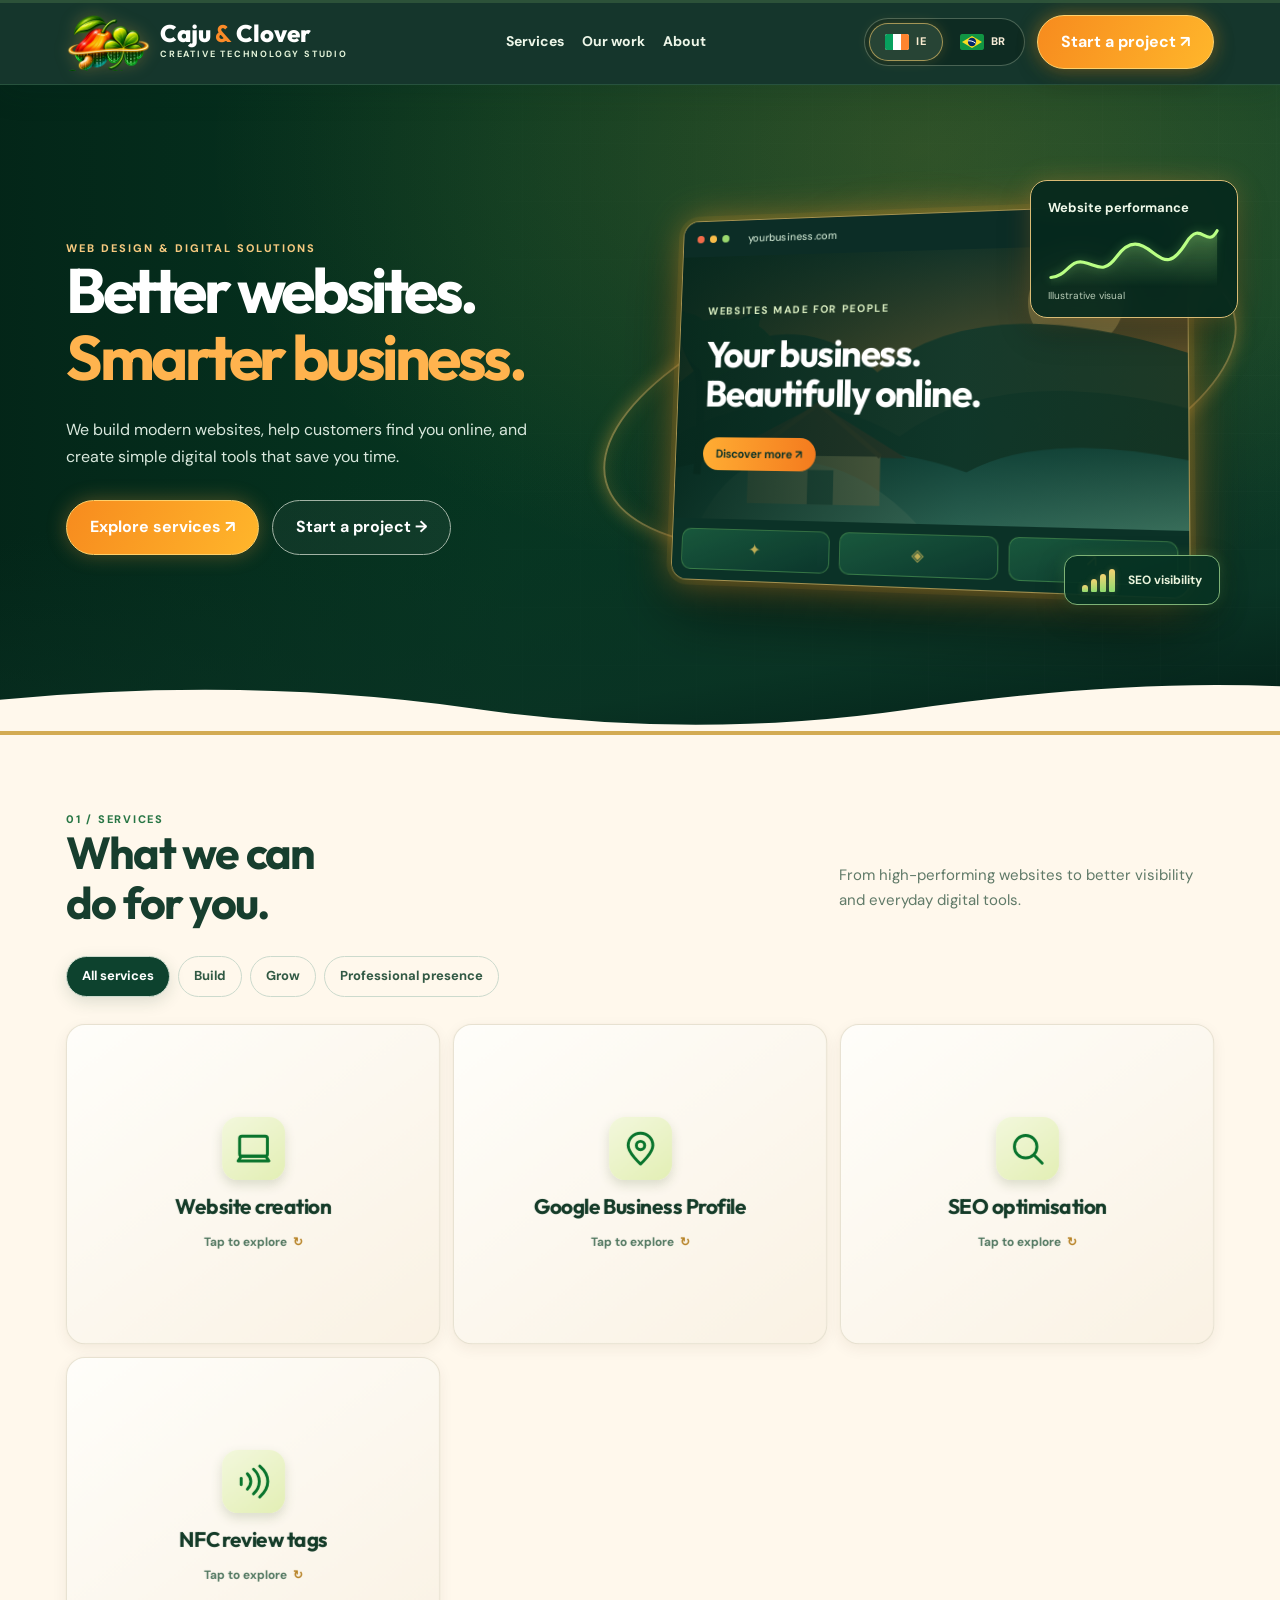
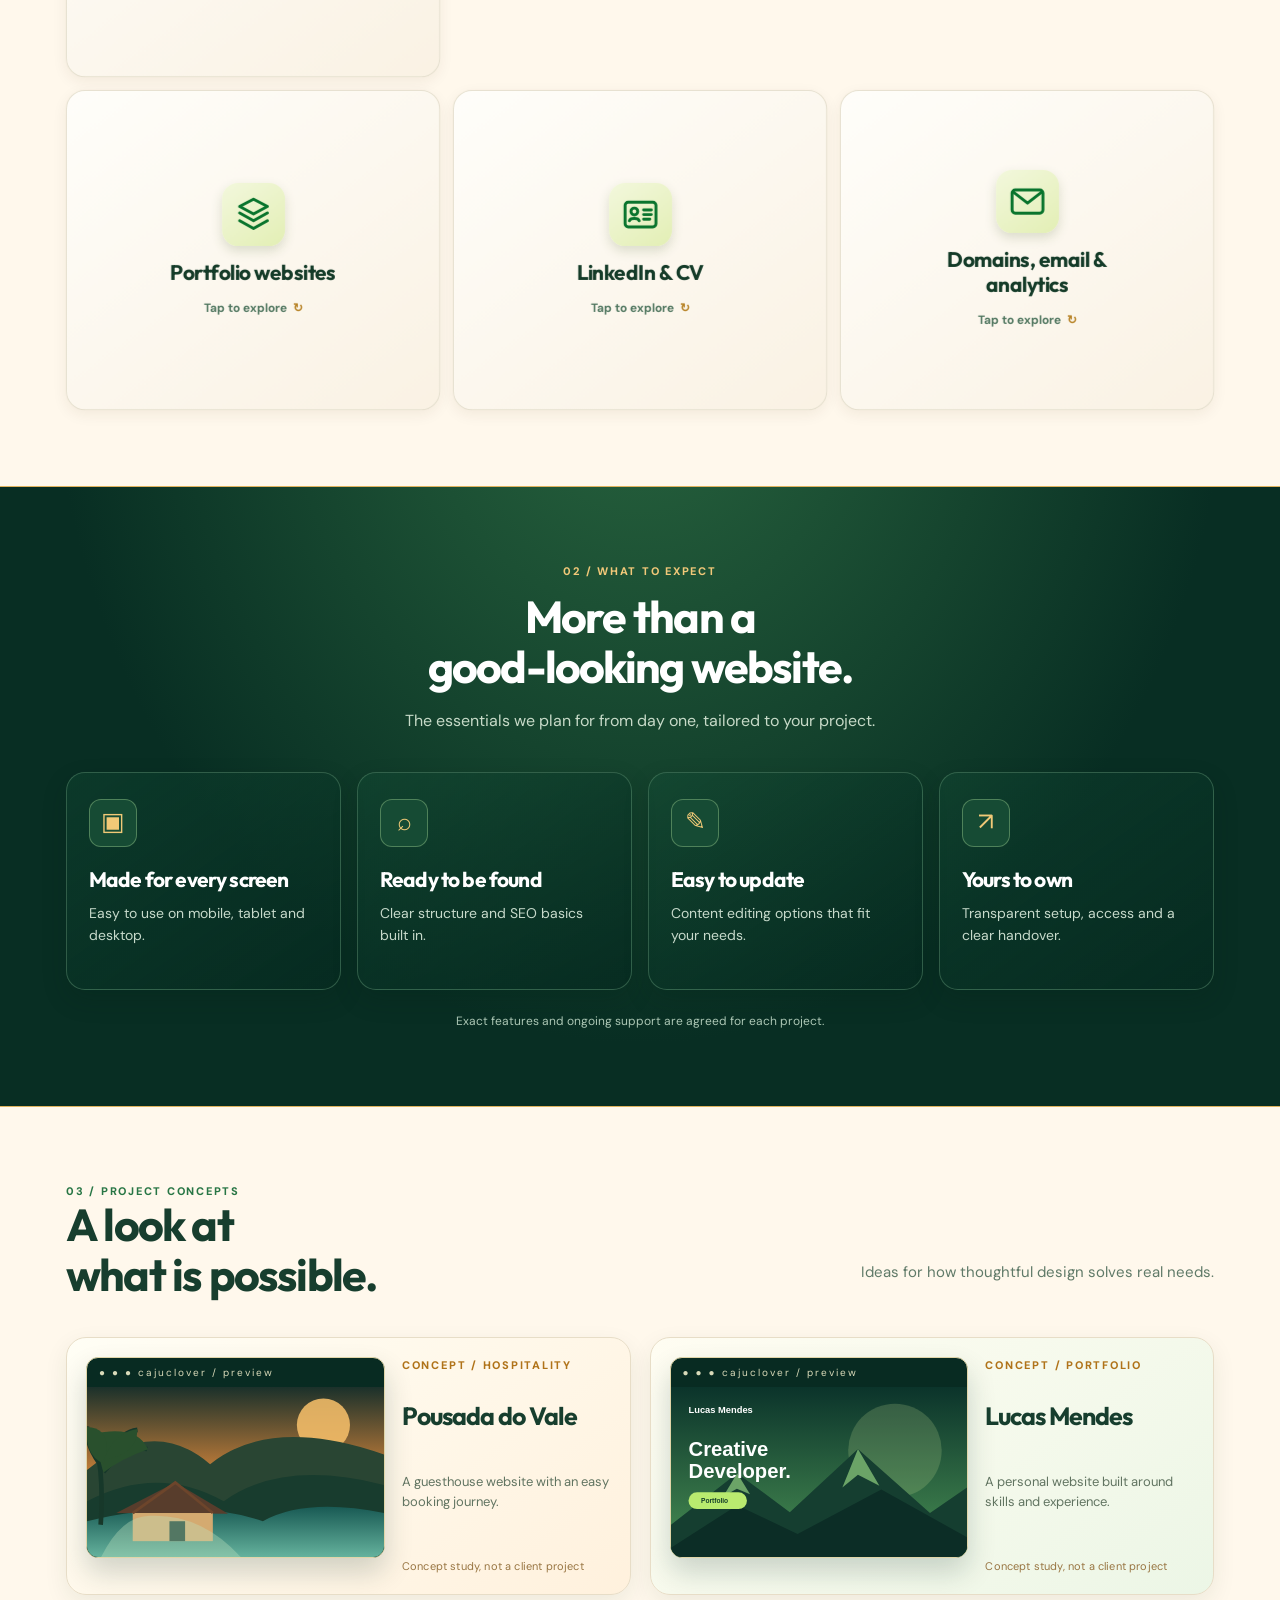
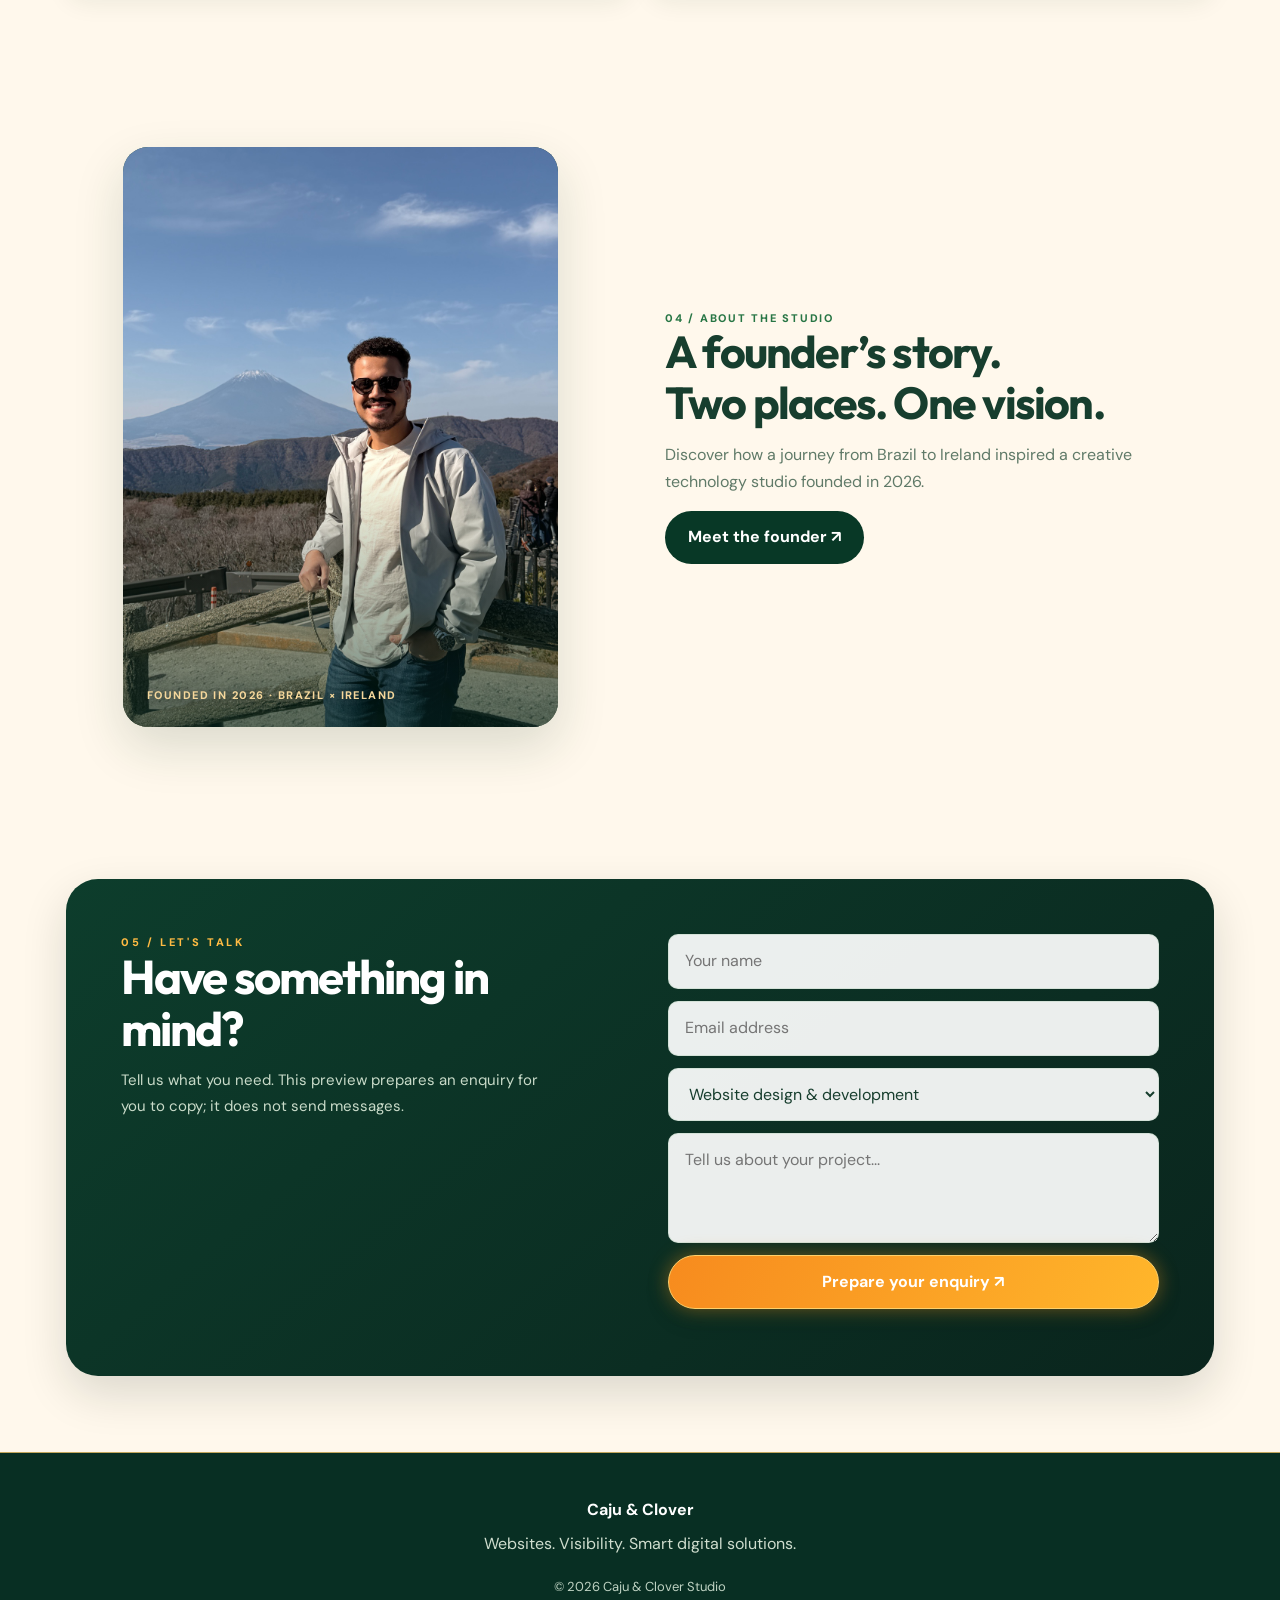
<file: caju-clover-preview/index.html>
<!doctype html><html lang="en"><head><meta charset="UTF-8"><meta name="viewport" content="width=device-width,initial-scale=1"><title>Caju & Clover | Creative Technology Studio</title><meta name="description" content="Creative technology studio specialising in websites, local SEO and practical digital experiences for ambitious businesses."><link rel="icon" type="image/png" href="assets/favicon.png?v=2"><link rel="apple-touch-icon" href="assets/favicon.png?v=2"><link rel="stylesheet" href="styles.css"><link rel="stylesheet" href="premium.css"><script defer src="i18n.js"></script><script defer src="script.js"></script></head><body>
<header><div class="progress-track"><div class="progress-bar" id="scroll-progress"></div></div><div class="nav container"><a class="logo" href="./"><img class="brand-icon" src="assets/logo-mark.png?v=2" width="82" height="55" alt="Caju & Clover logo"><span class="brand-name">Caju <b>&</b> Clover<small>CREATIVE TECHNOLOGY STUDIO</small></span></a><nav class="links" aria-label="Main navigation"><a href="#services">Services</a><a href="#work">Our work</a><a href="about.html">About</a></nav><div class="nav-actions"><a class="mobile-about" href="about.html">About</a><div class="language-switch" role="group" aria-label="Website language"><button type="button" class="language-button" data-lang="en" aria-label="English (Ireland)" title="English" aria-pressed="true"><img class="flag-icon" src="assets/flag-ie.svg" alt="" width="24" height="16" onerror="this.hidden=true"><span class="language-code" aria-hidden="true">IE</span></button><button type="button" class="language-button" data-lang="pt" aria-label="Português (Brasil)" title="Português" aria-pressed="false"><img class="flag-icon" src="assets/flag-br.svg" alt="" width="24" height="16" onerror="this.hidden=true"><span class="language-code" aria-hidden="true">BR</span></button></div><a class="pill" href="#contact">Start a project ↗</a></div></div></header>
<main><section class="hero"><div class="container hero-inner">
<div class="hero-copy">
  <div class="eyebrow">WEB DESIGN & DIGITAL SOLUTIONS</div>
  <h1>Better websites.<br><em>Smarter business.</em></h1>
  <p>We build modern websites, help customers find you online, and create simple digital tools that save you time.</p>
  <div class="cta"><a class="btn gold" href="#services">Explore services ↗</a><a class="btn ghost" href="#contact">Start a project →</a></div>
</div>
<div class="orb" aria-label="Preview of a modern website designed for businesses"><div class="halo"></div>
  <div class="screen"><div class="screen-top"><i class="dot"></i><i class="dot"></i><i class="dot"></i></div>
    <div class="screen-hero"><div class="screen-preview-label">WEBSITES MADE FOR PEOPLE</div><h3>Your business.<br>Beautifully online.</h3><span class="mock-cta">Discover more ↗</span></div>
    <div class="screen-foot" aria-hidden="true"><i></i><i></i><i></i></div>
  </div>
  <div class="hero-performance" role="img" aria-label="Illustrative website performance chart">
    <span>Website performance</span>
    <svg viewBox="0 0 180 66" aria-hidden="true"><defs><linearGradient id="performanceArea" x1="0" y1="0" x2="0" y2="1"><stop stop-color="#b7fb87" stop-opacity=".28"/><stop offset="1" stop-color="#b7fb87" stop-opacity="0"/></linearGradient></defs><path d="M3 56C20 55 22 37 37 40S58 53 72 34S97 20 110 30S130 43 145 19S166 27 177 7V66H3Z" fill="url(#performanceArea)"/><path d="M3 56C20 55 22 37 37 40S58 53 72 34S97 20 110 30S130 43 145 19S166 27 177 7" fill="none" stroke="#baff85" stroke-linecap="round" stroke-width="3.3"/></svg>
    <small>Illustrative visual</small>
  </div>
  <div class="hero-seo-badge" role="img" aria-label="Illustrative SEO visibility bars"><span class="seo-bars" aria-hidden="true"><i></i><i></i><i></i><i></i></span><strong>SEO visibility</strong></div>
</div></div>
<svg class="hero-wave" viewBox="0 0 1440 90" preserveAspectRatio="none" aria-hidden="true"><path d="M0 40Q280 5 530 53T1020 55T1440 20V90H0Z" fill="#fff8ec"/></svg></section>
<section class="section" id="services"><div class="container"><div class="section-head"><div><div class="tag">01 / SERVICES</div><h2>What we can<br>do for you.</h2></div><p class="muted">From high-performing websites to better visibility and everyday digital tools.</p></div><div class="filters"><button class="filter active" data-filter="all">All services</button><button class="filter" data-filter="build">Build</button><button class="filter" data-filter="grow">Grow</button><button class="filter" data-filter="career">Professional presence</button></div>
<div class="services">
<article class="service service-flip reveal" data-category="build">
  <div class="service-flip-inner">
    <div class="service-face service-front">
      <button type="button" class="service-flip-trigger" aria-expanded="false" aria-controls="service-1-back" aria-label="Learn more about Website creation">
        <span class="ic"><svg aria-hidden="true" viewBox="0 0 24 24" width="36" height="36" fill="none" stroke="currentColor" stroke-width="1.9" stroke-linecap="round" stroke-linejoin="round"><rect x="3" y="4" width="18" height="13" rx="1.5"/><path d="M2 20h20l-2-3H4l-2 3Z"/></svg></span>
        <span class="service-title">Website creation</span>
        <span class="flip-hint">Tap to explore <span aria-hidden="true">↻</span></span>
      </button>
    </div>
    <div class="service-face service-back" id="service-1-back" aria-hidden="true">
      <button type="button" class="flip-back-btn" aria-label="Go back to Website creation" tabindex="-1">↶ Back</button>
      <h3>Websites that look great and work hard.</h3>
      <p>We design and build responsive websites around your brand, from a clear homepage to contact forms, booking links and easy content updates. Every detail helps visitors understand your business and take the next step.</p>
      <a href="#contact" class="service-cta" data-service="Website design & development" tabindex="-1">Get More Info <span aria-hidden="true">↗</span></a>
    </div>
  </div>
</article>
<article class="service service-flip reveal" data-category="grow">
  <div class="service-flip-inner">
    <div class="service-face service-front">
      <button type="button" class="service-flip-trigger" aria-expanded="false" aria-controls="service-2-back" aria-label="Learn more about Google Business Profile">
        <span class="ic"><svg aria-hidden="true" viewBox="0 0 24 24" width="36" height="36" fill="none" stroke="currentColor" stroke-width="1.9" stroke-linecap="round" stroke-linejoin="round"><path d="M20 10c0 5-8 12-8 12S4 15 4 10a8 8 0 1 1 16 0Z"/><circle cx="12" cy="10" r="2.7"/></svg></span>
        <span class="service-title">Google Business Profile</span>
        <span class="flip-hint">Tap to explore <span aria-hidden="true">↻</span></span>
      </button>
    </div>
    <div class="service-face service-back" id="service-2-back" aria-hidden="true">
      <button type="button" class="flip-back-btn" aria-label="Go back to Google Business Profile" tabindex="-1">↶ Back</button>
      <h3>Be the local business people find first.</h3>
      <p>We can set up or improve your Google Business Profile with accurate details, photos, service categories and useful updates. Make it easier for nearby customers to find you, get directions and make contact.</p>
      <a href="#contact" class="service-cta" data-service="Google Business Profile" tabindex="-1">Get More Info <span aria-hidden="true">↗</span></a>
    </div>
  </div>
</article>
<article class="service service-flip reveal" data-category="grow">
  <div class="service-flip-inner">
    <div class="service-face service-front">
      <button type="button" class="service-flip-trigger" aria-expanded="false" aria-controls="service-3-back" aria-label="Learn more about SEO optimisation">
        <span class="ic"><svg aria-hidden="true" viewBox="0 0 24 24" width="36" height="36" fill="none" stroke="currentColor" stroke-width="1.9" stroke-linecap="round" stroke-linejoin="round"><circle cx="10.8" cy="10.8" r="7.3"/><path d="m16.3 16.3 5.2 5.2"/></svg></span>
        <span class="service-title">SEO optimisation</span>
        <span class="flip-hint">Tap to explore <span aria-hidden="true">↻</span></span>
      </button>
    </div>
    <div class="service-face service-back" id="service-3-back" aria-hidden="true">
      <button type="button" class="flip-back-btn" aria-label="Go back to SEO optimisation" tabindex="-1">↶ Back</button>
      <h3>Be easier to find, without relying only on ads.</h3>
      <p>We review your website's speed, page structure, titles, content and local search signals, then improve what matters most. The goal is to help search engines understand your business and attract relevant visitors.</p>
      <a href="#contact" class="service-cta" data-service="SEO & website health" tabindex="-1">Get More Info <span aria-hidden="true">↗</span></a>
    </div>
  </div>
</article>
<article class="service service-flip reveal" data-category="grow">
  <div class="service-flip-inner">
    <div class="service-face service-front">
      <button type="button" class="service-flip-trigger" aria-expanded="false" aria-controls="service-4-back" aria-label="Learn more about NFC review tags">
        <span class="ic"><svg aria-hidden="true" viewBox="0 0 24 24" width="36" height="36" fill="none" stroke="currentColor" stroke-width="1.9" stroke-linecap="round" stroke-linejoin="round"><path d="M4 10v4"/><path d="M8 7c3 3 3 7 0 10"/><path d="M12 4c5 4.5 5 11.5 0 16"/><path d="M16 2c7 6 7 14 0 20"/></svg></span>
        <span class="service-title">NFC review tags</span>
        <span class="flip-hint">Tap to explore <span aria-hidden="true">↻</span></span>
      </button>
    </div>
    <div class="service-face service-back" id="service-4-back" aria-hidden="true">
      <button type="button" class="flip-back-btn" aria-label="Go back to NFC review tags" tabindex="-1">↶ Back</button>
      <h3>Turn good experiences into more reviews.</h3>
      <p>We create NFC review cards or stands that take customers straight to your Google review page with one tap. A smoother review journey makes it easier to collect genuine feedback after a great experience.</p>
      <a href="#contact" class="service-cta" data-service="NFC review tags" tabindex="-1">Get More Info <span aria-hidden="true">↗</span></a>
    </div>
  </div>
</article>
<article class="service service-flip reveal" data-category="build">
  <div class="service-flip-inner">
    <div class="service-face service-front">
      <button type="button" class="service-flip-trigger" aria-expanded="false" aria-controls="service-5-back" aria-label="Learn more about Website maintenance">
        <span class="ic"><svg aria-hidden="true" viewBox="0 0 24 24" width="36" height="36" fill="none" stroke="currentColor" stroke-width="1.9" stroke-linecap="round" stroke-linejoin="round"><path d="M10.3 2.5h3.4l.6 2.4 2 .85 2.1-1.3 2.4 2.4-1.3 2.1.85 2 2.4.6v3.4l-2.4.6-.85 2 1.3 2.1-2.4 2.4-2.1-1.3-2 .85-.6 2.4h-3.4l-.6-2.4-2-.85-2.1 1.3-2.4-2.4 1.3-2.1-.85-2-2.4-.6v-3.4l2.4-.6.85-2-1.3-2.1 2.4-2.4 2.1 1.3 2-.85Z"/><circle cx="12" cy="12" r="3.2"/></svg></span>
        <span class="service-title">Website maintenance</span>
        <span class="flip-hint">Tap to explore <span aria-hidden="true">↻</span></span>
      </button>
    </div>
    <div class="service-face service-back" id="service-5-back" aria-hidden="true">
      <button type="button" class="flip-back-btn" aria-label="Go back to Website maintenance" tabindex="-1">↶ Back</button>
      <h3>A great website should stay great.</h3>
      <p>We can handle routine updates, backups where supported, basic monitoring and technical fixes to keep your site running smoothly. Choose a care arrangement that fits your website, rather than worrying about maintenance yourself.</p>
      <a href="#contact" class="service-cta" data-service="Website maintenance" tabindex="-1">Get More Info <span aria-hidden="true">↗</span></a>
    </div>
  </div>
</article>
<article class="service service-flip reveal" data-category="build">
  <div class="service-flip-inner">
    <div class="service-face service-front">
      <button type="button" class="service-flip-trigger" aria-expanded="false" aria-controls="service-6-back" aria-label="Learn more about Forms & automations">
        <span class="ic"><svg aria-hidden="true" viewBox="0 0 24 24" width="36" height="36" fill="none" stroke="currentColor" stroke-width="1.9" stroke-linecap="round" stroke-linejoin="round"><path d="M13.8 2 4.5 13.5h6.6L9.8 22 20 9.7h-6.5L13.8 2Z"/></svg></span>
        <span class="service-title">Forms & automations</span>
        <span class="flip-hint">Tap to explore <span aria-hidden="true">↻</span></span>
      </button>
    </div>
    <div class="service-face service-back" id="service-6-back" aria-hidden="true">
      <button type="button" class="flip-back-btn" aria-label="Go back to Forms & automations" tabindex="-1">↶ Back</button>
      <h3>Less admin. More time for your business.</h3>
      <p>We build tailored enquiry forms, booking connections and simple automations that organise incoming requests and reduce repetitive admin. Spend less time moving information around and more time helping your customers.</p>
      <a href="#contact" class="service-cta" data-service="Forms & automations" tabindex="-1">Get More Info <span aria-hidden="true">↗</span></a>
    </div>
  </div>
</article>
<article class="service service-flip reveal" data-category="career">
  <div class="service-flip-inner">
    <div class="service-face service-front">
      <button type="button" class="service-flip-trigger" aria-expanded="false" aria-controls="service-7-back" aria-label="Learn more about Portfolio websites">
        <span class="ic"><svg aria-hidden="true" viewBox="0 0 24 24" width="36" height="36" fill="none" stroke="currentColor" stroke-width="1.9" stroke-linecap="round" stroke-linejoin="round"><path d="m12 2 9 4.8-9 4.8-9-4.8L12 2Z"/><path d="m3 11 9 5 9-5"/><path d="m3 16 9 5 9-5"/></svg></span>
        <span class="service-title">Portfolio websites</span>
        <span class="flip-hint">Tap to explore <span aria-hidden="true">↻</span></span>
      </button>
    </div>
    <div class="service-face service-back" id="service-7-back" aria-hidden="true">
      <button type="button" class="flip-back-btn" aria-label="Go back to Portfolio websites" tabindex="-1">↶ Back</button>
      <h3>Show the work behind your reputation.</h3>
      <p>We create a personal website that brings together your projects, experience, achievements and contact details. A polished portfolio gives potential employers or clients a clearer picture of what you can do.</p>
      <a href="#contact" class="service-cta" data-service="Portfolio website" tabindex="-1">Get More Info <span aria-hidden="true">↗</span></a>
    </div>
  </div>
</article>
<article class="service service-flip reveal" data-category="career">
  <div class="service-flip-inner">
    <div class="service-face service-front">
      <button type="button" class="service-flip-trigger" aria-expanded="false" aria-controls="service-8-back" aria-label="Learn more about LinkedIn & CV">
        <span class="ic"><svg aria-hidden="true" viewBox="0 0 24 24" width="36" height="36" fill="none" stroke="currentColor" stroke-width="1.9" stroke-linecap="round" stroke-linejoin="round"><rect x="2" y="4" width="20" height="16" rx="2"/><circle cx="8" cy="10" r="2.2"/><path d="M4.8 16c.5-2 5.8-2 6.3 0"/><path d="M14 9h5M14 12h5M14 15h4"/></svg></span>
        <span class="service-title">LinkedIn & CV</span>
        <span class="flip-hint">Tap to explore <span aria-hidden="true">↻</span></span>
      </button>
    </div>
    <div class="service-face service-back" id="service-8-back" aria-hidden="true">
      <button type="button" class="flip-back-btn" aria-label="Go back to LinkedIn & CV" tabindex="-1">↶ Back</button>
      <h3>Make your next opportunity easier to see.</h3>
      <p>We review your CV and LinkedIn profile, strengthen how your experience is presented and improve layout and wording. The result is a clearer professional story tailored to the opportunities you're aiming for.</p>
      <a href="#contact" class="service-cta" data-service="LinkedIn & CV refinement" tabindex="-1">Get More Info <span aria-hidden="true">↗</span></a>
    </div>
  </div>
</article>
<article class="service service-flip reveal" data-category="build">
  <div class="service-flip-inner">
    <div class="service-face service-front">
      <button type="button" class="service-flip-trigger" aria-expanded="false" aria-controls="service-9-back" aria-label="Learn more about Domains, email & analytics">
        <span class="ic"><svg aria-hidden="true" viewBox="0 0 24 24" width="36" height="36" fill="none" stroke="currentColor" stroke-width="1.9" stroke-linecap="round" stroke-linejoin="round"><rect x="2" y="4.5" width="20" height="15" rx="2"/><path d="m3 6 9 7 9-7"/></svg></span>
        <span class="service-title">Domains, email & analytics</span>
        <span class="flip-hint">Tap to explore <span aria-hidden="true">↻</span></span>
      </button>
    </div>
    <div class="service-face service-back" id="service-9-back" aria-hidden="true">
      <button type="button" class="flip-back-btn" aria-label="Go back to Domains, email & analytics" tabindex="-1">↶ Back</button>
      <h3>A professional foundation, properly set up.</h3>
      <p>We help connect your domain, set up professional email and add practical website analytics. With the essentials configured properly, your business looks more established and you can understand how visitors use your website.</p>
      <a href="#contact" class="service-cta" data-service="Domains, email & analytics" tabindex="-1">Get More Info <span aria-hidden="true">↗</span></a>
    </div>
  </div>
</article>
</div></div></section>
<section class="section highlight value-section" id="why-us"><div class="container">
<div class="value-intro"><div class="tag">02 / WHAT TO EXPECT</div><h2>More than a<br>good-looking website.</h2><p class="muted">The essentials we plan for from day one, tailored to your project.</p></div>
<div class="value-grid">
<article class="value-item"><span class="value-icon" aria-hidden="true">▣</span><h3>Made for every screen</h3><p>Easy to use on mobile, tablet and desktop.</p></article>
<article class="value-item"><span class="value-icon" aria-hidden="true">⌕</span><h3>Ready to be found</h3><p>Clear structure and SEO basics built in.</p></article>
<article class="value-item"><span class="value-icon" aria-hidden="true">✎</span><h3>Easy to update</h3><p>Content editing options that fit your needs.</p></article>
<article class="value-item"><span class="value-icon" aria-hidden="true">↗</span><h3>Yours to own</h3><p>Transparent setup, access and a clear handover.</p></article>
</div><p class="value-footnote">Exact features and ongoing support are agreed for each project.</p>
</div></section>
<section class="section" id="work"><div class="container"><div class="section-head"><div><div class="tag">03 / PROJECT CONCEPTS</div><h2>A look at<br>what is possible.</h2></div><p class="muted">Ideas for how thoughtful design solves real needs.</p></div><div class="showcase"><article class="show"><div class="browser"><img src="assets/pousada.svg" alt="Illustrated sample hospitality website with Brazilian landscape" loading="lazy"></div><div class="tag">CONCEPT / HOSPITALITY</div><h3>Pousada do Vale</h3><p>A guesthouse website with an easy booking journey.</p><span class="concept-note">Concept study, not a client project</span></article><article class="show"><div class="browser"><img src="assets/portfolio.svg" alt="Illustrated sample personal portfolio website" loading="lazy"></div><div class="tag">CONCEPT / PORTFOLIO</div><h3>Lucas Mendes</h3><p>A personal website built around skills and experience.</p><span class="concept-note">Concept study, not a client project</span></article></div></div></section>
<section class="section"><div class="container about-teaser"><div class="founder-teaser-photo"><img src="assets/founder-fuji-hd.jpg?v=6" alt="Igor with Mount Fuji in the background in Japan" loading="lazy"><span class="founder-teaser-label">FOUNDED IN 2026 · BRAZIL × IRELAND</span></div><div><div class="tag">04 / ABOUT THE STUDIO</div><h2>A founder’s story.<br>Two places. One vision.</h2><p class="muted">Discover how a journey from Brazil to Ireland inspired a creative technology studio founded in 2026.</p><a class="pill" href="about.html">Meet the founder ↗</a></div></div></section>
<section class="section" id="contact"><div class="container"><div class="contact"><div><div class="eyebrow">05 / LET'S TALK</div><h2>Have something in mind?</h2><p>Tell us what you need. This preview prepares an enquiry for you to copy; it does not send messages.</p></div><form id="enquiry"><input name="name" aria-label="Your name" placeholder="Your name" required><input type="email" name="email" aria-label="Email" placeholder="Email address" required><select name="service" aria-label="Service"><option>Website design & development</option><option>Google Business Profile</option><option>SEO & website health</option><option>NFC review tags</option><option>Website maintenance</option><option>Forms & automations</option><option>Portfolio website</option><option>LinkedIn & CV refinement</option><option>Domains, email & analytics</option><option>Other digital services</option></select><textarea name="message" aria-label="Project description" placeholder="Tell us about your project..."></textarea><button class="btn gold" type="submit">Prepare your enquiry ↗</button><div id="form-notice" aria-live="polite"></div><textarea id="copyable" aria-label="Copy your prepared enquiry" hidden></textarea></form></div></div></section></main>
<footer><div class="container footer-centered"><div class="footer-content"><a class="footer-brand" href="./" aria-label="Caju & Clover homepage"><strong>Caju & Clover</strong></a><p>Websites. Visibility. Smart digital solutions.</p><p class="footer-copyright">© <span data-year></span> Caju & Clover Studio</p></div></div></footer></body></html>
</file>
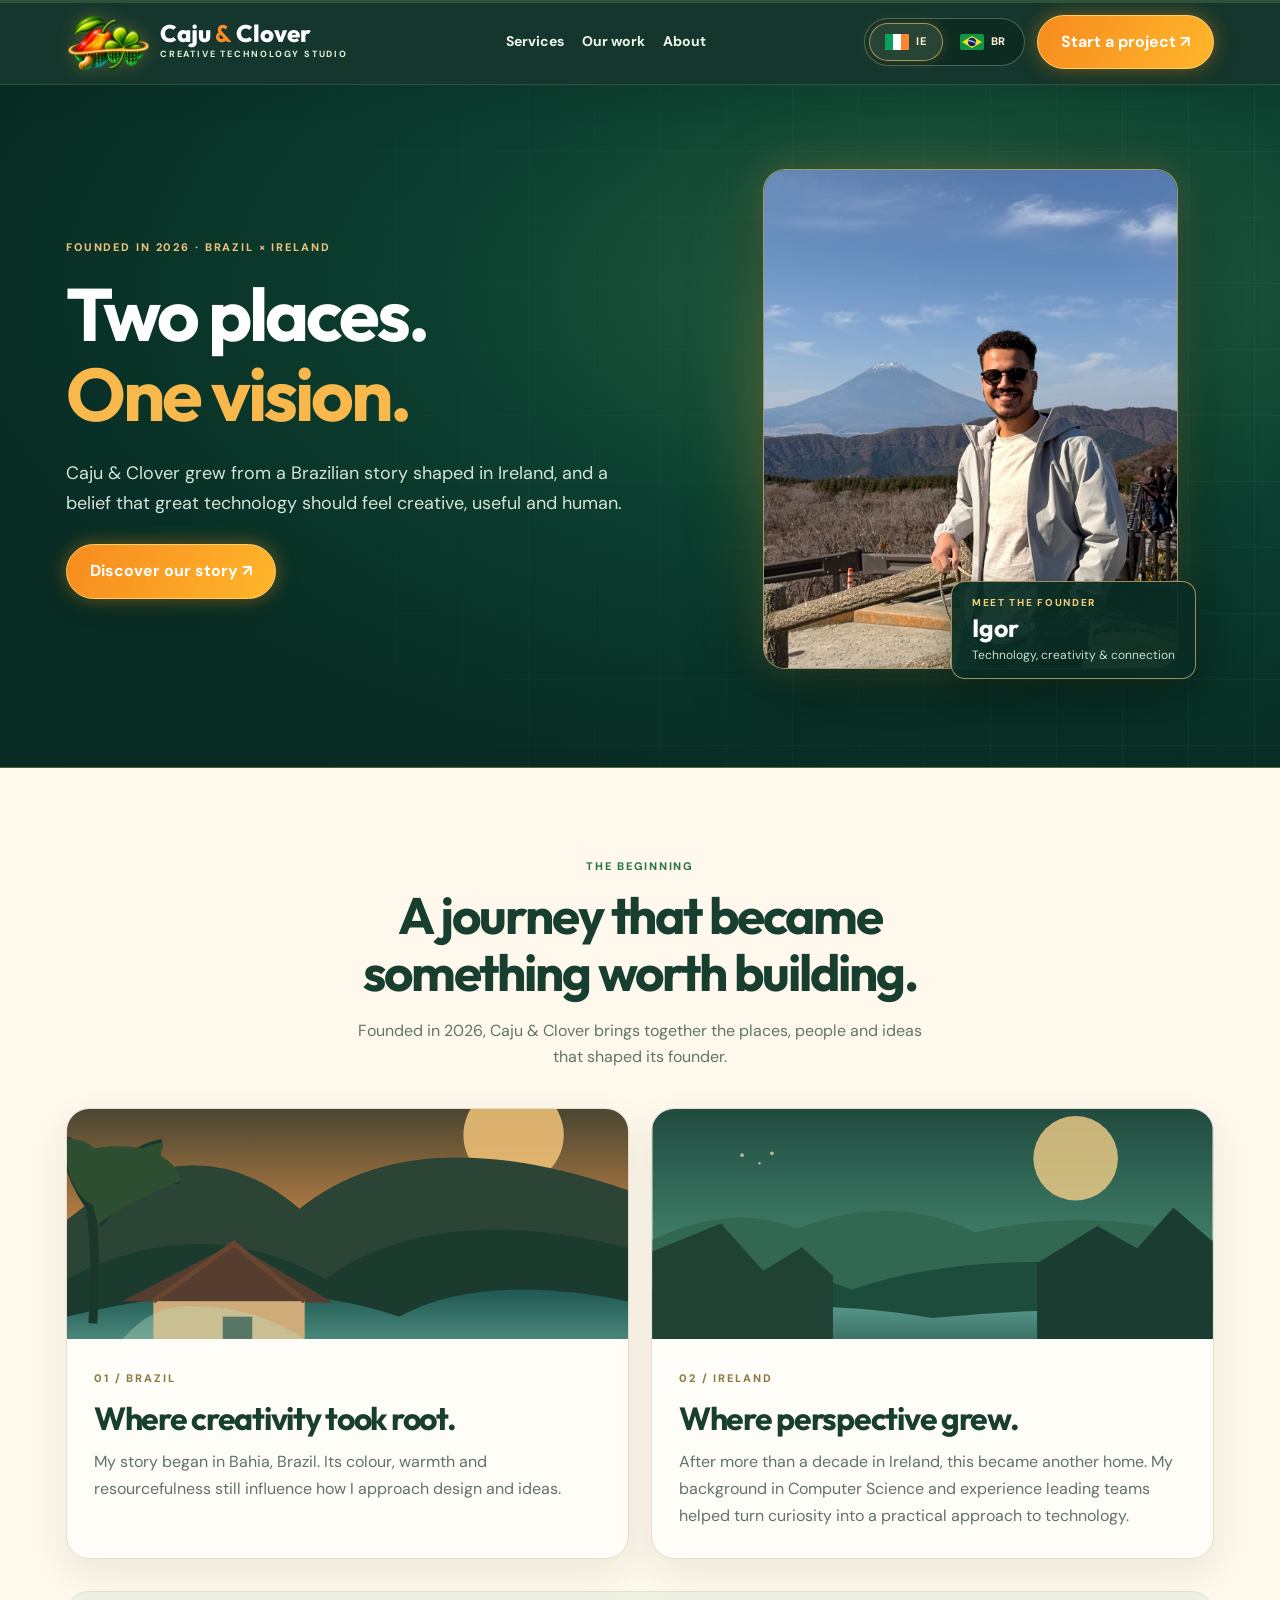
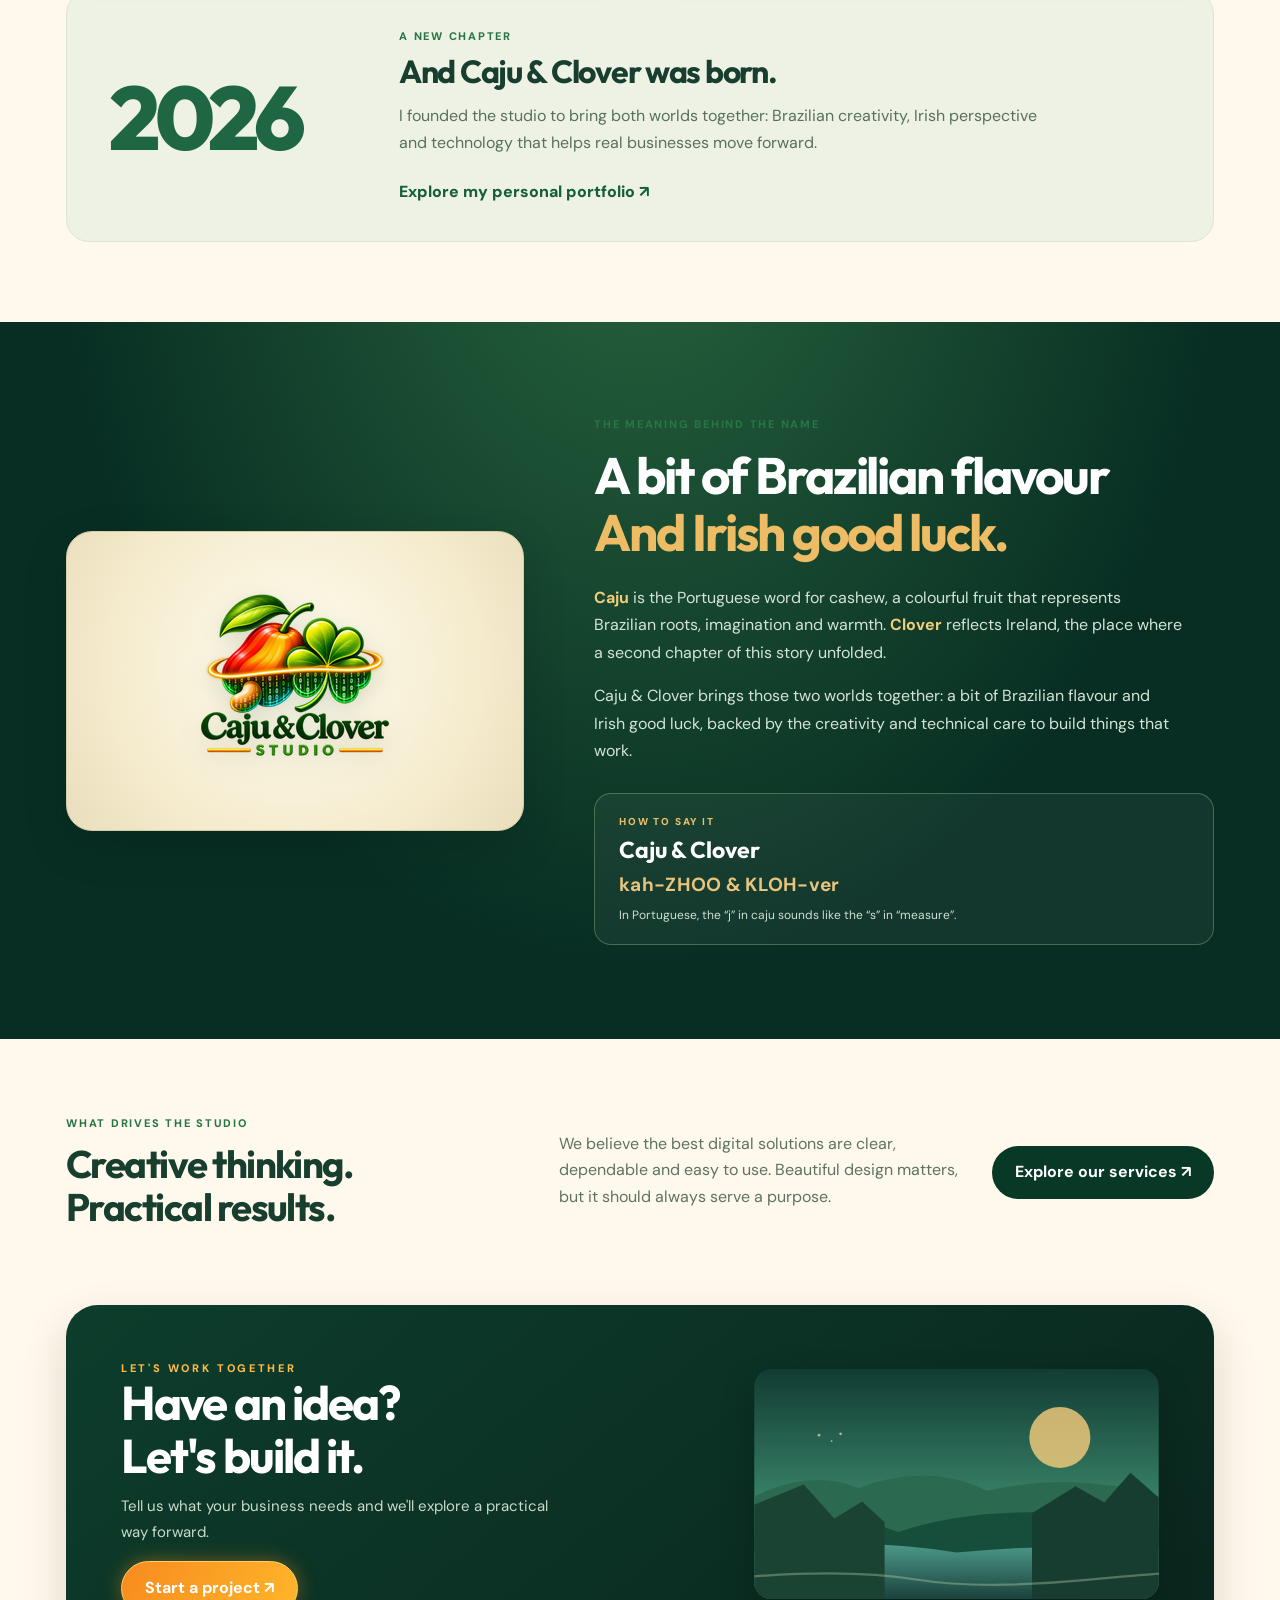
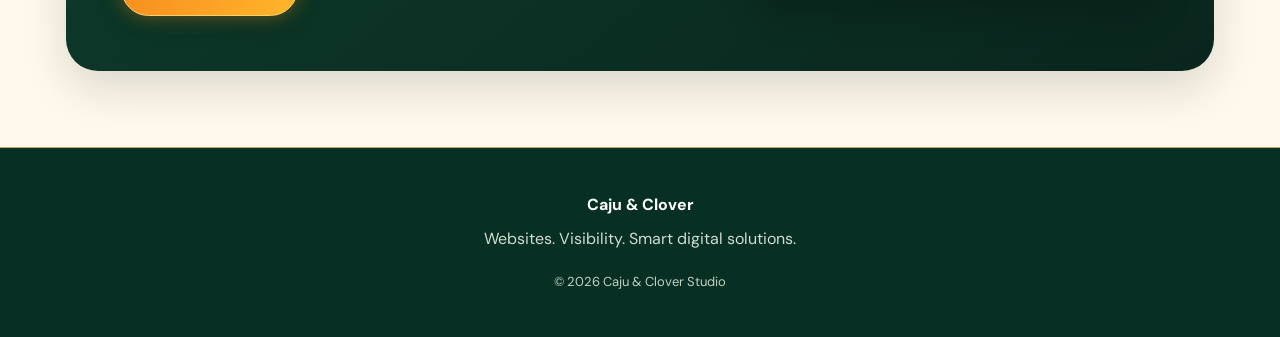
<file: caju-clover-preview/about.html>
<!doctype html><html lang="en"><head><meta charset="UTF-8"><meta name="viewport" content="width=device-width,initial-scale=1"><title>About | Caju & Clover Studio</title><meta name="description" content="Discover the Brazilian-Irish creative technology studio behind Caju & Clover."><link rel="icon" type="image/png" href="assets/favicon.png?v=2"><link rel="apple-touch-icon" href="assets/favicon.png?v=2"><link rel="stylesheet" href="styles.css"><link rel="stylesheet" href="premium.css"><script defer src="i18n.js"></script><script defer src="script.js"></script></head><body><header><div class="progress-track"><div class="progress-bar" id="scroll-progress"></div></div><div class="nav container"><a class="logo" href="./"><img class="brand-icon" src="assets/logo-mark.png?v=2" width="82" height="55" alt="Caju & Clover logo"><span class="brand-name">Caju <b>&</b> Clover<small>CREATIVE TECHNOLOGY STUDIO</small></span></a><nav class="links"><a href="./#services">Services</a><a href="./#work">Our work</a><a href="about.html">About</a></nav><div class="nav-actions"><a class="mobile-about" href="about.html">About</a><div class="language-switch" role="group" aria-label="Website language"><button type="button" class="language-button" data-lang="en" aria-label="English (Ireland)" title="English" aria-pressed="true"><img class="flag-icon" src="assets/flag-ie.svg" alt="" width="24" height="16" onerror="this.hidden=true"><span class="language-code" aria-hidden="true">IE</span></button><button type="button" class="language-button" data-lang="pt" aria-label="Português (Brasil)" title="Português" aria-pressed="false"><img class="flag-icon" src="assets/flag-br.svg" alt="" width="24" height="16" onerror="this.hidden=true"><span class="language-code" aria-hidden="true">BR</span></button></div><a class="pill" href="./#contact">Start a project ↗</a></div></div></header><main>
<section class="about-hero founder-hero"><div class="container founder-hero-grid">
  <div class="founder-hero-copy"><div class="eyebrow">FOUNDED IN 2026 · BRAZIL × IRELAND</div>
    <h1>Two places.<br><span class="gold-word">One vision.</span></h1>
    <p>Caju & Clover grew from a Brazilian story shaped in Ireland, and a belief that great technology should feel creative, useful and human.</p>
    <a class="btn gold" href="#our-story">Discover our story ↗</a>
  </div>
  <div class="founder-portrait-wrap"><div class="portrait-halo" aria-hidden="true"></div>
    <img class="founder-portrait" src="assets/founder-fuji-hd.jpg?v=6" alt="Igor with Mount Fuji in the background in Japan" loading="eager" width="480" height="500">
    <div class="founder-portrait-caption"><span>MEET THE FOUNDER</span><strong>Igor</strong><small>Technology, creativity & connection</small></div>
  </div>
</div></section>
<section class="section story-section" id="our-story"><div class="container">
  <div class="story-heading"><div class="tag">THE BEGINNING</div><h2>A journey that became<br>something worth building.</h2><p>Founded in 2026, Caju & Clover brings together the places, people and ideas that shaped its founder.</p></div>
  <div class="journey-grid">
    <article class="journey-card journey-brazil"><img src="assets/pousada.svg" alt="Illustrated Brazilian landscape at golden hour" loading="lazy"><div class="journey-copy"><span class="journey-number">01 / BRAZIL</span><h3>Where creativity took root.</h3><p>My story began in Bahia, Brazil. Its colour, warmth and resourcefulness still influence how I approach design and ideas.</p></div></article>
    <article class="journey-card journey-ireland"><img src="assets/irish-coast.svg" alt="Illustrated Irish coastal hills at sunset" loading="lazy"><div class="journey-copy"><span class="journey-number">02 / IRELAND</span><h3>Where perspective grew.</h3><p>After more than a decade in Ireland, this became another home. My background in Computer Science and experience leading teams helped turn curiosity into a practical approach to technology.</p></div></article>
  </div>
  <div class="founding-statement"><div class="founding-year">2026</div><div><div class="tag">A NEW CHAPTER</div><h3>And Caju & Clover was born.</h3><p>I founded the studio to bring both worlds together: Brazilian creativity, Irish perspective and technology that helps real businesses move forward.</p><a href="https://igorads.com/" target="_blank" rel="noopener noreferrer" class="story-link">Explore my personal portfolio ↗</a></div></div>
</div></section>
<section class="section name-section highlight"><div class="container">
  <div class="name-story-grid"><div class="name-story-image"><img class="approved-name-logo" src="assets/logo-approved.png?v=2" width="200" height="200" alt="Caju & Clover Studio official logo" loading="lazy"><span class="name-orbit" aria-hidden="true"></span></div><div class="name-story-copy">
    <div class="tag">THE MEANING BEHIND THE NAME</div><h2>A bit of Brazilian flavour<br><span class="warm-word">And Irish good luck.</span></h2>
    <p><strong>Caju</strong> is the Portuguese word for cashew, a colourful fruit that represents Brazilian roots, imagination and warmth. <strong>Clover</strong> reflects Ireland, the place where a second chapter of this story unfolded.</p>
    <p>Caju & Clover brings those two worlds together: a bit of Brazilian flavour and Irish good luck, backed by the creativity and technical care to build things that work.</p>
    <div class="pronunciation"><span class="pronunciation-label">HOW TO SAY IT</span><strong>Caju & Clover</strong><span class="pronunciation-sound">kah-ZHOO &amp; KLOH-ver</span><small>In Portuguese, the “j” in caju sounds like the “s” in “measure”.</small></div>
  </div></div>
</div></section>
<section class="section founder-values"><div class="container founder-values-inner">
  <div><div class="tag">WHAT DRIVES THE STUDIO</div><h2>Creative thinking.<br>Practical results.</h2></div>
  <p>We believe the best digital solutions are clear, dependable and easy to use. Beautiful design matters, but it should always serve a purpose.</p>
  <a class="pill" href="./#services">Explore our services ↗</a>
</div></section>
<section class="section" style="padding-top:0"><div class="container"><div class="contact founder-contact"><div><div class="eyebrow">LET'S WORK TOGETHER</div><h2>Have an idea?<br>Let's build it.</h2><p>Tell us what your business needs and we'll explore a practical way forward.</p><a class="btn gold" href="./#contact">Start a project ↗</a></div><div class="founder-contact-art" aria-hidden="true"><img src="assets/irish-coast.svg" alt=""></div></div></div></section>
</main><footer><div class="container footer-centered"><div class="footer-content"><a class="footer-brand" href="./" aria-label="Caju & Clover homepage"><strong>Caju & Clover</strong></a><p>Websites. Visibility. Smart digital solutions.</p><p class="footer-copyright">© <span data-year></span> Caju & Clover Studio</p></div></div></footer></body></html>
</file>
<file: caju-clover-preview/styles.css>
@import url('https://fonts.googleapis.com/css2?family=DM+Sans:wght@400;500;600;700&family=Outfit:wght@400;500;600;700;800&display=swap');
:root{--forest:#082f23;--deep:#061f19;--mint:#bade9d;--cream:#faf7ef;--gold:#f5bb52;--orange:#f47737;--ink:#173e2e;--line:#dfe7d6}*{box-sizing:border-box}html{scroll-behavior:smooth}body{margin:0;font:16px/1.55 'DM Sans',sans-serif;color:var(--ink);background:var(--cream)}h1,h2,h3,h4{font-family:Outfit,sans-serif;line-height:1.08;letter-spacing:-.04em;margin:0}p{margin:.8rem 0 1rem}a{text-decoration:none;color:inherit}button,input,select,textarea{font:inherit}button{cursor:pointer}.container{max-width:1200px;margin:auto;padding:0 26px}header{position:sticky;top:0;z-index:100;background:#faf7efeb;border-bottom:1px solid #e3e8dc;backdrop-filter:blur(18px)}.nav{height:84px;display:flex;align-items:center;justify-content:space-between;gap:30px}.logo{font:800 25px/1 Outfit;color:var(--forest);white-space:nowrap}.logo b{color:var(--orange)}.logo small{display:block;font:700 9px/2 'DM Sans';letter-spacing:.2em;color:#69836f}.links{display:flex;align-items:center;gap:28px;font-size:14px;font-weight:700}.links a:hover{color:#d47d19}.pill,.btn{display:inline-flex;align-items:center;justify-content:center;gap:12px;border:0;border-radius:100px;padding:14px 23px;font-weight:700;transition:.25s transform,.25s box-shadow}.btn:hover,.pill:hover{transform:translateY(-3px);box-shadow:0 12px 35px #0002}.pill{background:var(--forest);color:white}.btn.gold{background:var(--gold);color:var(--forest)}.btn.ghost{border:1px solid #a2b3a5;color:white;background:#ffffff0b}.eyebrow{font-weight:800;font-size:11px;letter-spacing:.24em;text-transform:uppercase;color:var(--gold)}.hero{position:relative;overflow:hidden;min-height:660px;background:radial-gradient(ellipse at 78% 35%,#1a6349 0%,transparent 42%),linear-gradient(140deg,#061d18,#103d2d 75%);color:#fff}.hero:after{content:'';position:absolute;inset:0;pointer-events:none;background-image:linear-gradient(#ffffff09 1px,transparent 1px),linear-gradient(90deg,#ffffff09 1px,transparent 1px);background-size:65px 65px;mask-image:linear-gradient(90deg,transparent,#000)}.hero-inner{position:relative;z-index:1;display:grid;grid-template-columns:1fr 1fr;align-items:center;gap:45px;min-height:650px}.hero h1{font-size:clamp(48px,5.5vw,86px);max-width:700px}.hero h1 em{color:#f7bb57;font-style:normal}.hero p{max-width:530px;color:#c6d8cb;font-size:18px}.cta{display:flex;gap:13px;flex-wrap:wrap;margin-top:30px}.chips{display:flex;flex-wrap:wrap;gap:8px;margin-top:35px}.chips span{border:1px solid #ffffff26;padding:8px 12px;border-radius:99px;color:#d8ebdd;font-size:12px}.orb{position:relative;height:430px;display:grid;place-items:center}.halo{position:absolute;width:380px;height:380px;background:radial-gradient(circle,#f5bb5260,transparent 68%);filter:blur(15px);animation:pulse 5s ease-in-out infinite}.screen{position:relative;width:90%;max-width:520px;border:1px solid #91b8a276;border-radius:17px;background:#f9f8ef;color:var(--forest);box-shadow:0 30px 80px #0008;transform:perspective(900px) rotateY(-10deg) rotateX(4deg);animation:float 7s ease-in-out infinite;overflow:hidden}.screen-top{padding:13px 18px;background:#e4eadb;display:flex;gap:6px}.dot{height:8px;width:8px;border-radius:50%;background:#96af94}.screen-hero{padding:40px 30px;background:linear-gradient(145deg,#fffdf5,#e8f3df);min-height:245px}.screen-hero h3{font-size:45px}.screen-hero p{font-size:13px;color:#5e7467}.mock-cta{background:#0a4a35;color:#fff;padding:9px 14px;border-radius:40px;font:700 12px 'DM Sans';display:inline-block}.screen-foot{padding:15px;display:grid;grid-template-columns:repeat(3,1fr);gap:10px}.screen-foot i{height:45px;background:#e6f0db;border-radius:10px}.float-label{position:absolute;z-index:2;background:#f5bb52;color:#073324;padding:15px 20px;border-radius:15px;right:-7px;bottom:15px;box-shadow:0 15px 50px #0004;font-size:13px;font-weight:800;animation:float 5s ease-in-out infinite reverse}.section{padding:100px 0}.section-head{display:flex;align-items:end;justify-content:space-between;gap:30px;margin-bottom:30px}.section h2{font-size:clamp(34px,4vw,60px)}.muted{color:#607a68}.filters{display:flex;flex-wrap:wrap;gap:8px;margin:30px 0}.filter{border:1px solid #ccdacd;background:transparent;border-radius:30px;padding:10px 17px;color:#315944;font-weight:700}.filter.active{background:#0e4c36;color:white}.services{display:grid;grid-template-columns:repeat(3,1fr);gap:15px}.service{background:white;border:1px solid var(--line);border-radius:22px;padding:29px;min-height:280px;display:flex;flex-direction:column;transition:transform .3s,border .3s,box-shadow .3s;position:relative;overflow:hidden}.service:hover{transform:translateY(-6px);border-color:#a1c995;box-shadow:0 22px 45px #092b1614}.service:before{content:'';position:absolute;width:110px;height:110px;border-radius:100%;background:radial-gradient(circle,#e9f5dc,transparent 74%);right:-20px;top:-24px}.service .ic{font-size:26px;color:#1e754b;border:1px solid #d9e9d4;background:#f4faee;border-radius:12px;width:51px;height:51px;display:grid;place-items:center;margin-bottom:24px}.service h3{font-size:23px}.service p{font-size:14px;color:#5a7061}.service a{margin-top:auto;font-weight:800;font-size:13px;color:#1b704b}.service[hidden]{display:none}.highlight{background:#0b3527;color:#fff}.highlight .muted{color:#c1d2c5}.steps{display:grid;grid-template-columns:repeat(4,1fr);gap:18px;margin-top:38px}.step{border-top:1px solid #71a078;padding-top:18px}.step b{color:#f4bc58}.step h3{margin-top:13px;font-size:26px}.step p{font-size:14px;color:#bdd4c5}.showcase{display:grid;grid-template-columns:1fr 1fr;gap:20px;margin-top:36px}.show{background:#eff4e9;border-radius:24px;padding:30px;min-height:260px;position:relative;overflow:hidden}.show:nth-child(2){background:#f6ebd7}.show h3{font-size:32px}.show p{color:#617461}.browser{margin-top:30px;border:1px solid #d2dac9;background:white;padding:20px;border-radius:12px;box-shadow:0 24px 50px #092f2416;transform:rotate(-2deg)}.browser strong{font:700 23px Outfit}.browser .bar{height:7px;background:#d6e7cb;width:75%;border-radius:10px;margin:13px 0}.browser .bar.short{width:45%}.about-teaser{display:grid;grid-template-columns:1fr 1fr;gap:65px;align-items:center}.about-teaser p{font-size:17px}.symbol{font-size:110px;line-height:1;text-align:center;filter:drop-shadow(0 12px 30px #f5bb5250)}.contact{background:linear-gradient(140deg,#0d3d2c,#0a251d);color:white;border-radius:32px;padding:55px;display:grid;grid-template-columns:1fr 1fr;gap:45px}.contact h2{font-size:48px}.contact p{color:#c9dbc9}form{display:grid;gap:12px}input,select,textarea{padding:14px 16px;border:1px solid #bad4c17a;border-radius:10px;background:#ffffffeb;color:#173e2e;width:100%}textarea{min-height:110px}footer{padding:45px 0;background:#082f23;color:#cfddce}footer .container{display:flex;justify-content:space-between;flex-wrap:wrap;gap:20px}.tag{font-size:12px;font-weight:800;letter-spacing:.16em;color:#519560}.about-hero{padding:95px 0;background:radial-gradient(circle at 85% 20%,#27674b,#082f23 65%);color:white}.about-hero h1{font-size:clamp(47px,6vw,88px);max-width:900px}.about-hero p{max-width:700px;color:#c7decb;font-size:19px}.story-grid{display:grid;grid-template-columns:1fr 1fr;gap:70px;align-items:center}.story-grid h2{font-size:54px}.value-grid{display:grid;grid-template-columns:repeat(3,1fr);gap:18px}.value-grid article{padding:26px;border-radius:22px;background:#fff;border:1px solid #e0e6d9}.value-grid h3{font-size:24px}.value-grid p{color:#647a68}.reveal{opacity:0;transform:translateY(22px);transition:opacity .65s,transform .65s}.reveal.visible{opacity:1;transform:none}@keyframes float{50%{transform:translateY(-12px) perspective(900px) rotateY(-8deg) rotateX(4deg)}}@keyframes pulse{50%{opacity:.5;transform:scale(1.1)}}@media(max-width:900px){.hero-inner,.about-teaser,.contact,.story-grid{grid-template-columns:1fr}.hero-inner{padding-top:70px;padding-bottom:65px}.services,.value-grid{grid-template-columns:repeat(2,1fr)}.steps{grid-template-columns:repeat(2,1fr)}.links{gap:12px;font-size:12px}.orb{height:340px}.screen{width:85%}}@media(max-width:600px){.nav{height:74px}.links{display:none}.hero h1{font-size:48px}.hero-inner{gap:10px}.orb{height:280px}.screen-hero{min-height:190px;padding:22px}.screen-hero h3{font-size:32px}.float-label{right:10px}.services,.showcase,.value-grid,.steps{grid-template-columns:1fr}.section{padding:65px 0}.section-head{display:block}.contact{padding:30px 22px}.contact h2{font-size:37px}.about-hero{padding:75px 0}.story-grid h2{font-size:38px}.container{padding:0 20px}}@media(prefers-reduced-motion:reduce){*,*:before,*:after{animation:none!important;scroll-behavior:auto!important;transition:none!important}.reveal{opacity:1;transform:none}}
</file>
<file: caju-clover-preview/premium.css>
:root{--forest:#083826;--deep:#041e17;--gold:#ffbb43;--cream:#fff8ec;--orange:#fb8b28}
body{background:#fff8ec}header{background:#06291fef;border-bottom:1px solid #6fc18135;color:#fff;box-shadow:0 8px 30px #05291c25}header .logo{color:#fff;display:flex;align-items:center;gap:10px;font-size:24px}header .logo small{color:#e3f3d9}.brand-icon{width:51px;height:42px;object-fit:contain}.brand-name{display:block}.links a{color:#eef7e9}.links a:hover{color:#ffbe55}header .pill,.btn.gold{background:linear-gradient(115deg,#f78b1e,#ffb62b);color:#fff;border:1px solid #ffd06a;box-shadow:0 0 19px #ef971d70,0 8px 22px #071e1450}.progress-track{height:3px;position:absolute;left:0;right:0;top:0;background:#6ca25f44}.progress-bar{height:100%;width:0;background:linear-gradient(90deg,#fb8223,#ffd368,#ccf879);box-shadow:0 0 12px #fbbb38;transition:width .09s linear}.hero{background:linear-gradient(90deg,#032417e8 0%,#063620d9 40%,#0c3e27bb 100%),radial-gradient(ellipse at 80% 15%,#629c3570,transparent 50%),#063826;min-height:650px}.hero:before{content:'';position:absolute;inset:0;background:radial-gradient(ellipse at 72% 10%,#edb43925,transparent 55%),linear-gradient(170deg,transparent 52%,#0a3224c0 83%,#031e17);pointer-events:none}.hero:after{background-size:58px 58px;opacity:.32}.hero-inner{min-height:625px;grid-template-columns:1fr 1.1fr;gap:24px}.hero h1{font-size:clamp(43px,4.55vw,70px);letter-spacing:-.055em}.hero h1 em{color:#ffb34e}.hero .eyebrow{color:#f6c97f}.hero p{font-size:17px;max-width:485px}.hero .chips span{background:#ffffff0c;border-color:#f8c47542;color:#e7ecd6}.hero .chips span:before{content:'✦';color:#ffcc61;padding-right:7px}.hero .cta .btn{box-shadow:0 0 20px #fc9e3d50}.hero .cta .btn.ghost{box-shadow:none}.hero:has(.hero-inner) {border-bottom:4px solid #d3ab53}.orb{height:455px;isolation:isolate}.orb:before{content:'';position:absolute;width:110%;height:260px;border:2px solid #ffc66b70;border-radius:50%;transform:rotate(-15deg);box-shadow:0 0 18px #ffb53e65,inset 0 0 20px #ffb43d25;z-index:-1}.halo{width:470px;height:420px;background:radial-gradient(circle,#f9ad3952,transparent 68%)}.screen{width:96%;background:#052e25;border:1px solid #f5c467a8;box-shadow:0 0 0 5px #ffa93113,0 0 38px #f4a63485,0 26px 65px #0009;transform:perspective(950px) rotateY(-11deg) rotateX(5deg)}.screen-top{background:#0c2d26;padding:12px 15px;align-items:center}.screen-top:after{content:'yourbusiness.com';color:#cae2ce;font:500 11px 'DM Sans';margin-left:15px;letter-spacing:.02em}.dot:first-child{background:#f36b49}.dot:nth-child(2){background:#f8bc49}.dot:nth-child(3){background:#9ad86e}.screen-hero{position:relative;min-height:275px;padding:36px 30px;color:white;background:linear-gradient(90deg,#06281df0 0%,#0b3326a0 58%,#102b1777),url('assets/pousada.svg') center/cover}.screen-hero .tag{color:#d3f5a4}.screen-hero h3{color:#fff;font-size:clamp(29px,3vw,45px);margin-top:12px}.screen-hero p{color:#dfefde;font-size:12px}.mock-cta{background:linear-gradient(90deg,#ffad33,#f47b1e);color:#123628}.screen-foot{background:#0b3227;padding:10px}.screen-foot i{height:42px;background:linear-gradient(160deg,#1c5f41,#0c382e);border:1px solid #6bba6080;position:relative}.screen-foot i:after{content:'✦';display:grid;place-items:center;position:absolute;inset:0;color:#dfc35e;font-style:normal}.screen-foot i:nth-child(2):after{content:'◈'}.screen-foot i:nth-child(3):after{content:'↗'}.float-label{bottom:30px;right:0;background:#112f24e9;color:#fcf9e0;border:1px solid #ffe3a3;box-shadow:0 0 28px #ffbd5470;backdrop-filter:blur(10px)}.metric{position:absolute;right:-28px;top:66px;z-index:4;width:188px;padding:14px 18px;border:1px solid #ffde8d;border-radius:13px;color:#ecfbe8;background:#092e25e9;box-shadow:0 0 24px #ffb33c55;animation:float 5.5s ease-in-out infinite}.metric strong{float:right;color:#d9ff89}.metric svg{width:100%;height:56px}.hero-wave{position:absolute;bottom:-2px;left:0;width:100%;height:60px;z-index:5}.section{padding:82px 0}.section h2{font-size:clamp(33px,3.5vw,53px)}.section-head p{max-width:440px}.service{border-radius:19px;background:linear-gradient(140deg,#fffdfa,#faf1e1);box-shadow:0 5px 15px #49260011;min-height:215px;padding:24px 25px;display:grid;grid-template-columns:56px 1fr;grid-template-rows:auto 1fr;column-gap:17px}.service:before{display:none}.service .ic{grid-row:1/3;width:55px;height:55px;background:#e8efd2;color:#24672c;border:1px solid #dfe9bc;border-radius:14px;box-shadow:0 6px 12px #0b461c18;font-size:29px}.service h3{font-size:21px;align-self:end}.service p{grid-column:2;font-size:13px;margin:.7rem 0}.service a{grid-column:2;align-self:end;margin-top:4px}.services{gap:13px}.filter.active{background:#0d422e;box-shadow:0 5px 16px #19462625}.highlight{background:radial-gradient(ellipse at 50% -25%,#29663f,#082e23 65%);border-block:3px solid #dfb35d;box-shadow:0 0 18px #e3a94c20}.highlight .steps{margin-top:28px}.highlight .step{border:0}.highlight .step b{font-size:12px;color:#f0ca77}.highlight .step h3{color:#fff}.step-symbol{font-size:23px;border:1px solid #95ba6988;background:linear-gradient(160deg,#235e3c,#073224);box-shadow:0 0 15px #ffce513b;display:grid;place-items:center;width:55px;height:55px;border-radius:12px;color:#eacf74;margin-bottom:14px}.showcase{gap:19px}.show{background:linear-gradient(145deg,#fffef5,#fff1dd);border:1px solid #e7ddc7;box-shadow:0 8px 24px #07381d13;padding:19px;border-radius:20px;display:grid;grid-template-columns:57% 1fr;column-gap:17px;min-height:245px}.show:nth-child(2){background:linear-gradient(145deg,#fffdf2,#ecf6e6)}.show .browser{grid-row:1/4;grid-column:1;transform:none;margin:0;align-self:center;overflow:hidden;padding:0;background:#082b22;border:1px solid #e0d5a8;box-shadow:0 14px 28px #0a302a30}.show .browser img{display:block;width:100%;height:170px;object-fit:cover}.show .browser:before{content:'● ● ●   cajuclover / preview';display:block;color:#d9dab9;font-size:10px;letter-spacing:2px;padding:7px 12px}.show .tag{grid-column:2;font-size:10px;color:#b07319}.show h3{grid-column:2;font-size:25px}.show p{grid-column:2;font-size:13px}.show .concept-note{grid-column:2;font-size:11px;color:#987542}.about-teaser .symbol{font-size:0;height:340px;position:relative;border-radius:0 55% 35% 0;background:linear-gradient(25deg,#093f2c77,#f5ad4455),url('assets/pousada.svg') center/cover;box-shadow:inset -30px -30px 50px #06351d3d}.about-teaser .symbol:after{content:'BR • IE';position:absolute;right:10%;bottom:14%;font:800 30px Outfit;color:#fff7e0;text-shadow:0 3px 15px #0008}.about-teaser{gap:50px}.contact{box-shadow:0 18px 46px #061b1724}.tag{color:#287645}footer{border-top:1px solid #c3a75c}a:focus-visible,button:focus-visible,input:focus-visible,select:focus-visible,textarea:focus-visible{outline:3px solid #f6b64f;outline-offset:3px}
@media(max-width:1000px){.metric{right:0}.show{grid-template-columns:1fr}.show .browser,.show .tag,.show h3,.show p,.show .concept-note{grid-column:1}.show .browser{grid-row:auto}.show .browser img{height:185px}.show h3{margin-top:12px}.service{min-height:250px}}
@media(max-width:900px){.hero-inner{grid-template-columns:1fr}.orb{height:390px}.metric{right:6%;top:25px}.hero h1{font-size:clamp(48px,7vw,76px)}.hero-inner{padding-bottom:100px}.services{grid-template-columns:repeat(2,1fr)}.service{min-height:235px}.about-teaser .symbol{height:300px}}
@media(max-width:600px){header .logo{font-size:19px}.brand-icon{width:42px;height:34px}.nav .pill{font-size:11px;padding:12px}.hero-inner{padding-top:55px;padding-bottom:80px}.hero h1{font-size:43px}.hero p{font-size:15px}.orb{height:330px}.screen{width:94%}.screen-hero{min-height:210px}.screen-hero h3{font-size:30px}.metric{right:0;top:15px;width:140px;font-size:10px}.metric svg{height:35px}.float-label{font-size:10px;padding:8px 12px;bottom:7px}.services{grid-template-columns:1fr}.service{min-height:190px}.showcase{grid-template-columns:1fr}.hero-wave{height:30px}.about-teaser .symbol{height:240px}}
/* Approved neon artwork in shared site navigation */
header .brand-icon{width:65px;height:53px;object-fit:contain;flex:none;filter:drop-shadow(0 0 5px rgba(243,171,56,.23))}.footer-brand{color:#fff;text-decoration:none}.footer-brand:hover{color:#ffcb6d}@media(max-width:600px){header .brand-icon{width:47px;height:38px}}

/* Service icons precisely styled to match the approved mockup */
.service .ic{display:flex;align-items:center;justify-content:center;width:58px;height:58px;min-width:58px;border:0;border-radius:16px;background:linear-gradient(145deg,#f3f8dd 0%,#e3efb5 100%);color:#08742c;box-shadow:0 5px 11px rgba(62,87,28,.17);margin:0}.service .ic svg{display:block;width:37px;height:37px;flex:none;overflow:visible}.service{grid-template-columns:58px minmax(0,1fr);column-gap:18px}

/* Focused homepage hero: concise copy and uncluttered product preview */
.hero-copy{max-width:600px;position:relative;z-index:2}
.hero .eyebrow{font-size:11px;letter-spacing:.18em}
.hero h1{font-size:clamp(43px,4.9vw,76px);line-height:1.06}
.hero p{max-width:510px;font-size:clamp(16px,1.25vw,19px);line-height:1.65;color:#d9e8dd;margin:27px 0 0}
.hero .cta{margin-top:30px}
.hero .cta .btn{min-width:170px}
.screen-preview-label{font-size:11px;font-weight:750;letter-spacing:.15em;color:#dbefc2}
.screen-hero{display:flex;flex-direction:column;align-items:flex-start;justify-content:center;gap:17px}
.screen-hero h3{margin:0;font-size:clamp(31px,3vw,45px);line-height:1.08}
.screen-hero .mock-cta{margin-top:8px}
.hero .screen-foot i{opacity:.85}
@media(max-width:900px){.hero-copy{max-width:690px}.hero-inner{gap:16px}}
@media(max-width:600px){.hero h1{font-size:clamp(39px,10vw,54px)}.hero .cta .btn{min-width:0}.hero p{margin-top:18px}.screen-preview-label{font-size:9px}}

/* Unified editorial hierarchy across homepage and About page */
.section{padding-block:76px}
.section-head{align-items:end;gap:36px;margin-bottom:28px}
.section-head .muted{max-width:375px;font-size:15px;line-height:1.65}
.section .tag,.about-hero .eyebrow{font-size:11px;letter-spacing:.16em}
.section h2{line-height:1.12}
.service{min-height:198px;padding:22px 23px;align-content:start}
.service h3{font-size:20px;line-height:1.17;letter-spacing:-.025em}
.service p{font-size:13px;line-height:1.53;margin:9px 0 0}
.service a{font-size:12px;font-weight:800;margin-top:14px}
.filters{margin:22px 0 27px}
.filter{font-size:13px;padding:9px 15px}
.highlight{border-block-width:1px;box-shadow:none}
.highlight .steps{gap:26px}
.highlight .step h3{font-size:23px}
.highlight .step p{line-height:1.55;max-width:215px}
.show{min-height:230px}
.show h3{font-size:25px}
.show p{font-size:13px;line-height:1.55}
.concept-note{display:block;font-size:11px;letter-spacing:.015em}
.about-teaser p{font-size:16px;line-height:1.7;max-width:480px}
.contact{gap:55px;align-items:start}
.contact h2{font-size:clamp(35px,3.7vw,52px);line-height:1.1;max-width:510px}
.contact p{font-size:15px;line-height:1.7;max-width:430px}
.contact form{max-width:520px;width:100%}
.about-hero{padding:88px 0}
.about-hero h1{font-size:clamp(45px,5vw,74px);max-width:810px}
.about-hero p{font-size:18px;line-height:1.65;max-width:610px}
.story-grid{gap:58px}
.story-grid h2{font-size:clamp(35px,3.8vw,56px)}
.story-grid p{font-size:16px;line-height:1.75}
.story-grid .symbol{font-size:80px}
.about-hero+.section .story-grid{min-height:325px}
@media(max-width:900px){.section-head{align-items:start}.section-head .muted{max-width:450px}.service{min-height:210px}.contact{gap:27px}}
@media(max-width:600px){.section{padding-block:58px}.section-head{display:block;margin-bottom:21px}.section-head .muted{margin-top:18px}.services{gap:12px}.service{min-height:184px;padding:20px}.service h3{font-size:19px}.filters{gap:6px}.filter{padding:8px 11px;font-size:12px}.contact{padding:28px 23px}.contact h2{font-size:36px}.about-hero{padding:72px 0}.about-hero p{font-size:16px}.story-grid{gap:25px}.story-grid .symbol{display:none}}

/* Centred, calm process introduction */
.process-section .process-intro{text-align:center;max-width:660px;margin:0 auto 35px}
.process-section .process-intro .tag{color:#f1c879}
.process-section .process-intro h2{margin:12px auto 14px;max-width:520px}
.process-section .process-intro p{margin:0 auto;max-width:480px;line-height:1.6;text-align:center}
.process-section .steps{text-align:left;margin-top:38px}

/* Floating hero dashboard accents, visual only and deliberately restrained */
.hero .orb{overflow:visible}
.hero-performance{position:absolute;z-index:6;top:10px;right:-24px;width:208px;padding:17px 17px 13px;border:1px solid #d9bb75;border-radius:17px;background:rgba(5,40,29,.91);backdrop-filter:blur(14px);box-shadow:0 0 25px rgba(245,174,70,.23),0 14px 32px rgba(0,0,0,.28);color:#eff8e9;animation:hero-card-float 7s ease-in-out infinite}
.hero-performance>span{display:block;font-size:13px;font-weight:700;margin-bottom:5px}
.hero-performance svg{display:block;width:100%;height:65px;filter:drop-shadow(0 0 5px rgba(154,252,118,.33))}
.hero-performance small{display:block;font-size:10px;color:#b9ccb8}
.hero-seo-badge{position:absolute;z-index:7;bottom:20px;right:-6px;display:flex;gap:12px;align-items:center;border:1px solid #7eb276;border-radius:13px;background:rgba(7,50,35,.94);color:#e9f3db;padding:12px 17px;box-shadow:0 10px 27px #001b1370,0 0 14px #90d87430;animation:hero-card-float 6s ease-in-out infinite reverse}
.hero-seo-badge strong{font-size:12px;font-weight:700;white-space:nowrap}
.seo-bars{display:flex;align-items:end;gap:3px;height:24px;width:34px}
.seo-bars i{display:block;background:linear-gradient(#f6d372,#8fdc70);width:6px;border-radius:3px 3px 1px 1px;box-shadow:0 0 6px #e5c66a44}
.seo-bars i:nth-child(1){height:7px}.seo-bars i:nth-child(2){height:13px}.seo-bars i:nth-child(3){height:18px}.seo-bars i:nth-child(4){height:23px}
@keyframes hero-card-float{0%,100%{transform:translateY(0)}50%{transform:translateY(-10px)}}
@media(max-width:1020px){.hero-performance{right:0;top:0;width:174px}.hero-seo-badge{right:3px;bottom:1px}}
@media(max-width:600px){.process-section .process-intro{margin-bottom:26px}.process-section .process-intro h2{margin-top:11px}.process-section .steps{margin-top:22px}.hero-performance{width:139px;top:4px;right:0;padding:10px;border-radius:12px}.hero-performance>span{font-size:10px}.hero-performance svg{height:43px}.hero-performance small{font-size:8px}.hero-seo-badge{right:0;bottom:4px;padding:8px 10px;gap:8px}.hero-seo-badge strong{font-size:10px}.seo-bars{transform:scale(.8);transform-origin:right center}}
@media(prefers-reduced-motion:reduce){.hero-performance,.hero-seo-badge{animation:none}}

/* Interactive two-sided service cards */
.services .service-flip{height:236px;min-height:236px;display:block;padding:0;overflow:visible;background:transparent;border:0;box-shadow:none;perspective:1100px}
.service-flip .service-flip-inner{position:relative;width:100%;height:100%;transform-style:preserve-3d;transition:transform .65s cubic-bezier(.2,.75,.2,1);border-radius:19px}
.service-flip.is-flipped .service-flip-inner{transform:rotateY(180deg)}
.service-flip .service-face{position:absolute;inset:0;display:flex;flex-direction:column;align-items:center;justify-content:center;padding:22px;border:1px solid #e5dfce;border-radius:19px;backface-visibility:hidden;-webkit-backface-visibility:hidden;box-shadow:0 5px 15px #49260012;overflow:hidden}
.service-flip .service-front{background:linear-gradient(145deg,#fffefa,#faf2e4)}
.service-flip .service-flip-trigger{display:flex;width:100%;height:100%;align-items:center;justify-content:center;flex-direction:column;gap:14px;border:0;background:none;color:#143b28;cursor:pointer;text-align:center}
.service-flip .service-front .ic{grid-row:auto;flex:none;margin:0;width:63px;height:63px}
.service-flip .service-front .ic svg{width:37px;height:37px}
.service-flip .service-title{font:700 21px/1.18 Outfit,sans-serif;letter-spacing:-.025em;max-width:240px}
.service-flip .flip-hint{color:#517760;font-size:12px;font-weight:700}
.service-flip .flip-hint span{color:#b78326;margin-left:3px}
.service-flip:hover .service-front,.service-flip:focus-within .service-front{border-color:#a6c78b;box-shadow:0 10px 28px #154d2626}
.service-flip .service-back{transform:rotateY(180deg);align-items:flex-start;justify-content:center;background:linear-gradient(135deg,#103f2c,#082c22);color:#fff;border-color:#a3b46a;box-shadow:0 10px 26px #0c2c2270}
.service-flip .service-back h3{font-size:21px;line-height:1.15;letter-spacing:-.035em;margin:10px 0 0;max-width:275px;color:#fff}
.service-flip .service-back p{grid-column:auto;margin:10px 0 16px;color:#d1e4d6;font-size:13px;line-height:1.5;max-width:275px}
.service-flip .flip-back-btn{position:absolute;right:16px;top:13px;padding:5px 7px;color:#c4ddc4;background:transparent;border:0;font-size:11px;font-weight:700;cursor:pointer}
.service-flip .service-cta{grid-column:auto;display:inline-flex;gap:12px;align-items:center;background:#f6b345;color:#123b2a;padding:10px 14px;border-radius:999px;font-size:12px;font-weight:800;box-shadow:0 3px 13px #0003;margin:0;white-space:nowrap}
.service-flip .service-cta:hover{background:#ffd17a;transform:translateY(-1px)}
.service-flip.is-flipped .service-front{pointer-events:none}
.service-flip:not(.is-flipped) .service-back{pointer-events:none}
.service-flip:focus-within{outline-offset:3px}
.service-flip[hidden]{display:none}
@media(max-width:900px){.services .service-flip{height:228px;min-height:228px}}
@media(max-width:600px){.services .service-flip{height:222px;min-height:222px}.service-flip .service-title{font-size:21px}.service-flip .service-face{padding:20px}}
@media(prefers-reduced-motion:reduce){.service-flip .service-flip-inner{transition:none}}


/* Bilingual navigation: Irish English and Brazilian Portuguese */
.nav-actions{display:flex;align-items:center;gap:14px;flex:none}
.language-switch{display:flex;align-items:center;gap:3px;border:1px solid rgba(227,243,211,.28);padding:4px;border-radius:99px;background:rgba(0,24,15,.35);flex:none}
.language-button{display:grid;place-items:center;min-width:35px;min-height:34px;padding:4px;border:1px solid transparent;border-radius:99px;background:transparent;color:#fff;cursor:pointer;font-size:20px;line-height:1;filter:saturate(.85);transition:background .2s,border-color .2s,transform .2s}
.language-button:hover{background:#ffffff1e;transform:translateY(-1px)}
.language-button.active{background:#d5edbb20;border-color:#e3c475a6;filter:saturate(1.15);box-shadow:0 0 12px #f7bc5730}
.language-button:focus-visible{outline:2px solid #ffcf71;outline-offset:2px}

/* Replaces the generic four-step timeline with useful buying guidance */
.value-section .value-intro{max-width:690px;margin:0 auto 38px;text-align:center}
.value-section .value-intro .tag{color:#f1c879}
.value-section .value-intro h2{font-size:clamp(34px,3.5vw,53px);margin:12px auto 16px;line-height:1.12}
.value-section .value-intro p{max-width:510px;margin:0 auto;color:#c7dac8;font-size:16px;line-height:1.6}
.value-section .value-grid{display:grid;grid-template-columns:repeat(4,minmax(0,1fr));gap:16px}
.value-section .value-item{border:1px solid #55876a88;border-radius:19px;padding:26px 22px;background:linear-gradient(145deg,#13503855,#062a20b3);box-shadow:0 10px 25px #011e1530;min-height:218px}
.value-section .value-icon{display:flex;align-items:center;justify-content:center;color:#f1c977;background:#164b34;border:1px solid #82b37c88;width:48px;height:48px;border-radius:12px;font-size:25px;margin-bottom:20px}
.value-section .value-item h3{font-size:21px;color:white;line-height:1.18;margin-bottom:12px}
.value-section .value-item p{color:#c7dacb;font-size:14px;line-height:1.56;margin:0}
.value-section .value-footnote{color:#acc7b5;text-align:center;font-size:12px;margin:22px 0 0}
@media(max-width:1050px){.nav{gap:18px}.links{gap:15px}.nav-actions{gap:8px}.value-section .value-grid{grid-template-columns:repeat(2,minmax(0,1fr))}}
@media(max-width:700px){.links{display:none}.nav-actions>.pill{display:none}.nav{justify-content:space-between}.language-button{min-width:32px;min-height:32px;font-size:19px}.language-switch{gap:1px}.value-section .value-grid{grid-template-columns:repeat(2,minmax(0,1fr));gap:11px}.value-section .value-item{padding:20px 16px;min-height:205px}.value-section .value-item h3{font-size:18px}.value-section .value-item p{font-size:13px}}
@media(max-width:430px){.value-section .value-grid{grid-template-columns:1fr}.value-section .value-item{min-height:0}.value-section .value-icon{margin-bottom:12px}.value-section .value-intro{margin-bottom:26px}.nav-actions{gap:3px}.language-button{min-width:30px}}

/* Founder story: a warmer, editorial About experience */
.founder-hero{position:relative;overflow:hidden;padding:74px 0 88px;background:radial-gradient(ellipse at 75% 30%,#256346 0%,#0c3f2f 38%,#082c24 75%);border-bottom:1px solid #b7994b70}
.founder-hero:before{content:"";position:absolute;inset:0;pointer-events:none;background-image:linear-gradient(#ffffff09 1px,transparent 1px),linear-gradient(90deg,#ffffff09 1px,transparent 1px);background-size:66px 66px;mask-image:linear-gradient(90deg,transparent,#000)}
.founder-hero-grid{display:grid;grid-template-columns:1.1fr .9fr;gap:65px;align-items:center;position:relative;z-index:1}
.founder-hero .eyebrow{color:#eac27a;letter-spacing:.17em}
.founder-hero h1{font-size:clamp(49px,5.8vw,83px);margin:18px 0 23px}
.founder-hero .gold-word{color:#f9b84c}
.founder-hero p{font-size:18px;line-height:1.68;color:#d4e5d8;max-width:560px;margin-bottom:26px}
.founder-portrait-wrap{position:relative;max-width:435px;width:100%;justify-self:center;padding:10px}
.portrait-halo{position:absolute;inset:-25px;background:radial-gradient(circle at 35% 48%,#d5c76d72,#88c87322 42%,transparent 70%);filter:blur(22px)}
.founder-portrait{position:relative;display:block;width:100%;aspect-ratio:4/4.5;object-fit:cover;object-position:center top;border-radius:40% 40% 18px 18px;border:1px solid #edce8799;box-shadow:0 20px 75px #0007,0 0 35px #edb85440;background:#1e503e}
.founder-portrait-caption{position:absolute;z-index:2;right:-8px;bottom:0;border:1px solid #ebc476a6;border-radius:14px;background:#092d24f0;padding:13px 20px;display:grid;gap:2px;box-shadow:0 12px 30px #031a1660}
.founder-portrait-caption span{font-size:10px;letter-spacing:.17em;color:#f2cd7a;font-weight:800}
.founder-portrait-caption strong{font:700 25px Outfit;color:#fff}
.founder-portrait-caption small{font-size:12px;color:#ccdecf}
.story-section{padding-block:90px 80px}
.story-heading{text-align:center;max-width:760px;margin:0 auto 37px}
.story-heading h2{margin:12px auto 16px;font-size:clamp(35px,4vw,58px)}
.story-heading p{color:#607566;line-height:1.65;max-width:580px;margin:0 auto}
.journey-grid{display:grid;grid-template-columns:1fr 1fr;gap:22px}
.journey-card{overflow:hidden;background:#fffdf7;border:1px solid #e6ddcb;border-radius:23px;box-shadow:0 14px 38px #173e2915;display:flex;flex-direction:column}
.journey-card img{display:block;width:100%;height:230px;object-fit:cover;filter:saturate(.86)}
.journey-copy{padding:26px 27px 29px;flex:1}
.journey-number{font-size:11px;color:#8c7a43;font-weight:800;letter-spacing:.17em}
.journey-copy h3{font-size:clamp(24px,2.5vw,34px);margin:12px 0}
.journey-copy p{color:#607366;line-height:1.7;max-width:540px;margin:0}
.founding-statement{display:grid;grid-template-columns:240px 1fr;align-items:center;gap:50px;margin:32px auto 0;padding:36px 42px;background:#eef2e4;border:1px solid #dce5d1;border-radius:23px}
.founding-year{font:800 clamp(60px,7vw,104px)/1 Outfit,sans-serif;color:#1f6644;letter-spacing:-.07em}
.founding-statement h3{font-size:32px;margin:9px 0}
.founding-statement p{max-width:650px;color:#587060;line-height:1.7}
.story-link{display:inline-block;margin-top:8px;color:#145e39;font-weight:800}
.story-link:hover{text-decoration:underline}
.name-section{padding-block:94px;border:0}
.name-story-grid{display:grid;grid-template-columns:.85fr 1.15fr;gap:70px;align-items:center}
.name-story-image{position:relative;display:grid;place-items:center;min-height:400px;background:radial-gradient(circle,#34754d77,transparent 65%)}
.name-story-image img{width:min(100%,390px);filter:drop-shadow(0 20px 30px #0007);position:relative;z-index:1}
.name-story-image .name-orbit{position:absolute;width:95%;height:150px;border:1px solid #f3ba5d7d;box-shadow:0 0 18px #eec45c40;border-radius:50%;transform:rotate(-16deg)}
.name-story-copy h2{font-size:clamp(35px,4vw,58px);margin:14px 0 22px}
.name-story-copy .warm-word{color:#efbc66}
.name-story-copy p{font-size:16px;line-height:1.72;color:#d4e4d6;max-width:590px}
.name-story-copy p strong{color:#f2cd7a}
.pronunciation{display:grid;gap:6px;margin-top:28px;border:1px solid #86a77b77;border-radius:17px;padding:20px 24px;background:#ffffff0c}
.pronunciation-label{font-size:10px;letter-spacing:.18em;color:#edbf6d;font-weight:800}
.pronunciation strong{font:700 23px Outfit;color:#fff}
.pronunciation-sound{font-size:19px;font-weight:700;color:#e9c47d;letter-spacing:.015em}
.pronunciation small{color:#cee0d0;font-size:12px}
.founder-values-inner{display:grid;grid-template-columns:1.15fr 1fr auto;gap:28px;align-items:center}
.founder-values h2{font-size:clamp(34px,3vw,46px);margin-top:11px}
.founder-values p{color:#5d7364;line-height:1.67;max-width:450px}
.founder-contact{grid-template-columns:1fr .7fr;overflow:hidden;min-height:250px;align-items:center}
.founder-contact-art img{width:100%;height:230px;object-fit:cover;border-radius:18px;box-shadow:0 15px 35px #0003}
@media(max-width:950px){.founder-hero-grid{gap:28px}.founder-values-inner{grid-template-columns:1fr 1fr}.founder-values-inner .pill{justify-self:start}.name-story-grid{gap:34px}.founding-statement{grid-template-columns:175px 1fr;gap:28px}}
@media(max-width:700px){.founder-hero{padding:62px 0 70px}.founder-hero-grid,.name-story-grid,.founder-values-inner,.founder-contact{grid-template-columns:1fr}.founder-hero h1{font-size:clamp(47px,10vw,67px)}.founder-portrait-wrap{max-width:310px;margin-top:12px}.founder-portrait-caption{right:0}.journey-grid{grid-template-columns:1fr}.journey-card img{height:200px}.founding-statement{grid-template-columns:1fr;gap:8px;padding:26px}.founding-year{font-size:70px}.name-story-image{min-height:225px}.name-story-image img{width:245px}.name-story-image .name-orbit{width:280px;height:100px}.story-section{padding-block:64px}.name-section{padding-block:65px}.founder-contact-art{display:none}}

/* Compact founder image on the homepage About teaser */
.about-teaser .founder-teaser-photo{position:relative;min-height:340px;max-width:540px;width:100%;overflow:hidden;border-radius:25px;background:radial-gradient(circle at 35% 30%,#49805a,#0a3427 70%);box-shadow:0 20px 50px #12391e27}
.about-teaser .founder-teaser-photo:after{content:"";position:absolute;inset:0;pointer-events:none;background:linear-gradient(0deg,#06291f9a,transparent 45%)}
.about-teaser .founder-teaser-photo img{display:block;height:340px;width:100%;object-fit:cover;object-position:center 30%;filter:saturate(.9)}
.founder-teaser-label{position:absolute;z-index:1;left:24px;bottom:23px;color:#f5d79b;letter-spacing:.13em;font-size:11px;font-weight:800;text-shadow:0 2px 13px #0009}
@media(max-width:700px){.about-teaser .founder-teaser-photo{min-height:250px}.about-teaser .founder-teaser-photo img{height:265px}.founder-teaser-label{font-size:10px;left:18px;bottom:18px}}

/* Approved cashew-and-clover symbol in About story: same asset as navigation */
.name-story-image .approved-name-logo{width:min(72%,275px);height:auto;object-fit:contain;filter:drop-shadow(0 15px 25px rgba(0,0,0,.38)) drop-shadow(0 0 14px rgba(247,186,76,.22));}
@media(max-width:700px){.name-story-image .approved-name-logo{width:min(72%,240px)}}

/* Shared new brand image throughout homepage and About page */
header .brand-icon{display:block;width:84px;height:58px;object-fit:contain;flex:none;filter:drop-shadow(0 0 8px rgba(246,177,70,.28))}
.name-story-image{background:radial-gradient(circle at 50% 45%,#fffdf0,#f4eacb 70%,#e8ddbc);border:1px solid #d7cba5;border-radius:26px;min-height:385px;box-shadow:0 15px 40px #001b183d;padding:22px;overflow:hidden}
.name-story-image .approved-name-logo{display:block;width:min(100%,320px);height:auto;aspect-ratio:1/1;object-fit:contain;image-rendering:auto;filter:drop-shadow(0 8px 12px #14331a25)}
.name-story-image .name-orbit{display:none}
@media(max-width:700px){header .brand-icon{width:60px;height:44px}.name-story-image{min-height:265px;padding:14px}.name-story-image .approved-name-logo{width:min(100%,230px)}}

/* Do not upscale the imported brand bitmap beyond its native 200px width. */
.name-story-image{min-height:300px}
.name-story-image .approved-name-logo{width:min(100%,200px);max-width:200px}
@media(max-width:700px){.name-story-image{min-height:240px}.name-story-image .approved-name-logo{width:min(100%,200px)}}

/* User-supplied Great Wall founder photograph. Keep portrait's original framing. */
.founder-portrait{aspect-ratio:3/4;object-fit:cover;object-position:center 38%;border-radius:22px}
.about-teaser .founder-teaser-photo{max-width:435px;min-height:0;aspect-ratio:3/4;justify-self:center}
.about-teaser .founder-teaser-photo img{height:100%;aspect-ratio:3/4;object-fit:cover;object-position:center 38%}
@media(max-width:700px){.about-teaser .founder-teaser-photo{max-width:310px;aspect-ratio:3/4}.about-teaser .founder-teaser-photo img{height:100%}}

/* Keep About accessible even when the desktop navigation collapses. */
.mobile-about{display:none;text-decoration:none;font-size:13px;font-weight:700;color:#f8ebd7;white-space:nowrap;border:1px solid rgba(233,197,119,.5);border-radius:999px;padding:8px 12px;transition:background .2s,border-color .2s}
.mobile-about:hover,.mobile-about:focus-visible{background:#f6ba5140;border-color:#f6ba51;color:#fff}
@media(max-width:700px){.mobile-about{display:inline-flex;align-items:center;justify-content:center}.nav-actions{gap:8px}}
@media(max-width:440px){.mobile-about{padding:7px 10px;font-size:12px}.nav{gap:7px}.nav-actions{gap:5px}.brand-name{font-size:16px}.brand-name small{font-size:7px;letter-spacing:.1em}header .brand-icon{width:43px;height:35px}.language-switch{padding:2px}.language-button{min-width:27px;min-height:29px;font-size:16px}}


/* Give expanded flip-card descriptions comfortable, consistent reading space. */
.services .service-flip{height:320px;min-height:320px}
.service-flip .service-face{padding:25px 24px}
.service-flip .service-back{justify-content:flex-start;align-items:flex-start;padding-top:47px}
.service-flip .service-back h3{font-size:20px;line-height:1.2;margin:0 0 10px;max-width:none}
.service-flip .service-back p{font-size:13px;line-height:1.57;margin:0 0 15px;max-width:none}
.service-flip .service-cta{margin-top:auto;flex-shrink:0}
@media(max-width:1000px){.services .service-flip{height:350px;min-height:350px}}
@media(max-width:600px){.services .service-flip{height:320px;min-height:320px}.service-flip .service-back{padding:42px 23px 20px}.service-flip .service-back h3{font-size:20px}.service-flip .service-back p{font-size:14px;line-height:1.58}}
@media(max-width:380px){.services .service-flip{height:355px;min-height:355px}}


/* Consistent desktop and mobile language controls */
header .nav{gap:16px}
header .nav>.logo{flex:0 1 auto;min-width:0}
header .nav-actions{display:flex!important;flex:0 0 auto;align-items:center;gap:12px}
header .language-switch{display:inline-flex!important;visibility:visible!important;align-items:center;gap:3px;flex:0 0 auto}
header .language-button{display:inline-flex!important;align-items:center;justify-content:center;gap:7px;min-width:74px;min-height:38px;padding:6px 9px;white-space:nowrap}
header .flag-symbol{display:inline-block;font-family:"Apple Color Emoji","Segoe UI Emoji","Noto Color Emoji",sans-serif;font-size:20px;line-height:1;opacity:1;filter:none}
header .language-code{font-size:11px;font-weight:800;letter-spacing:.06em;color:#f8ecd4}
header .links{flex:1 1 auto;justify-content:center;gap:18px}
footer .container.footer-centered{display:flex;flex-direction:column;align-items:center;justify-content:center;text-align:center;gap:0;max-width:900px}
footer .footer-content{display:flex;flex-direction:column;align-items:center;gap:0;width:100%}
footer .footer-content p{margin:9px 0 0;text-align:center}
footer .footer-copyright{font-size:13px;color:#bfd3c3;margin-top:20px!important}
@media(min-width:701px) and (max-width:1170px){
  header .nav-actions>.pill{display:none}
  header .links{gap:13px;font-size:12px}
  header .language-button{min-width:65px;padding:6px}
}
@media(max-width:700px){
  header .links{display:none}
  header .nav-actions>.pill{display:none}
  header .language-switch{display:inline-flex!important}
  header .language-button{min-width:32px;min-height:33px;padding:4px}
  header .language-code{display:none}
  header .flag-symbol{font-size:19px}
  footer .container.footer-centered{align-items:center}
}
@media(max-width:440px){
  header .language-button{min-width:28px;min-height:29px;padding:2px}
  header .flag-symbol{font-size:17px}
}


/* Flag image loading is optional. The IE/BR text is always available as a fallback. */
header .language-button .flag-icon{display:block;width:24px;height:16px;object-fit:cover;flex-shrink:0;border-radius:2px}
header .language-button .flag-icon[hidden]{display:none!important}
header .language-button .language-code{display:inline-block!important}
@media(max-width:700px){
  header .language-button{gap:4px;min-width:50px;min-height:32px;padding:4px 5px}
  header .language-button .flag-icon{width:19px;height:13px}
  header .language-button .language-code{font-size:10px;letter-spacing:0}
}
@media(max-width:440px){
  header .language-button{gap:3px;min-width:42px;padding:3px}
  header .language-button .flag-icon{width:16px;height:11px}
  header .language-button .language-code{font-size:9px}
}


/* Stable, smooth card rotations: avoid ancestor hover/reveal transforms flattening 3D layers. */
.services .service-flip,
.services .service-flip:hover,
.services .service-flip:focus-within,
.services .service-flip.reveal,
.services .service-flip.reveal.visible{
  transform:none!important;
  opacity:1!important;
  transition:none!important;
  overflow:visible;
  box-shadow:none;
}
.services .service-flip{perspective:1400px;-webkit-perspective:1400px;contain:layout}
.service-flip .service-flip-inner{
  transform-style:preserve-3d;
  -webkit-transform-style:preserve-3d;
  transform:rotateY(0deg);
  transition:transform 520ms cubic-bezier(.22,.72,.18,1);
  will-change:transform;
}
.service-flip.is-flipped .service-flip-inner{transform:rotateY(180deg)}
.service-flip .service-face{
  backface-visibility:hidden;
  -webkit-backface-visibility:hidden;
  transition:border-color .2s,box-shadow .2s;
}
.service-flip .service-front{transform:rotateY(0deg) translateZ(1px)}
.service-flip .service-back{transform:rotateY(180deg) translateZ(1px)}
.service-flip .service-face::after{backface-visibility:hidden;-webkit-backface-visibility:hidden}
@media(prefers-reduced-motion:reduce){
  .service-flip .service-flip-inner{transition-duration:0ms;will-change:auto}
}
</file>
